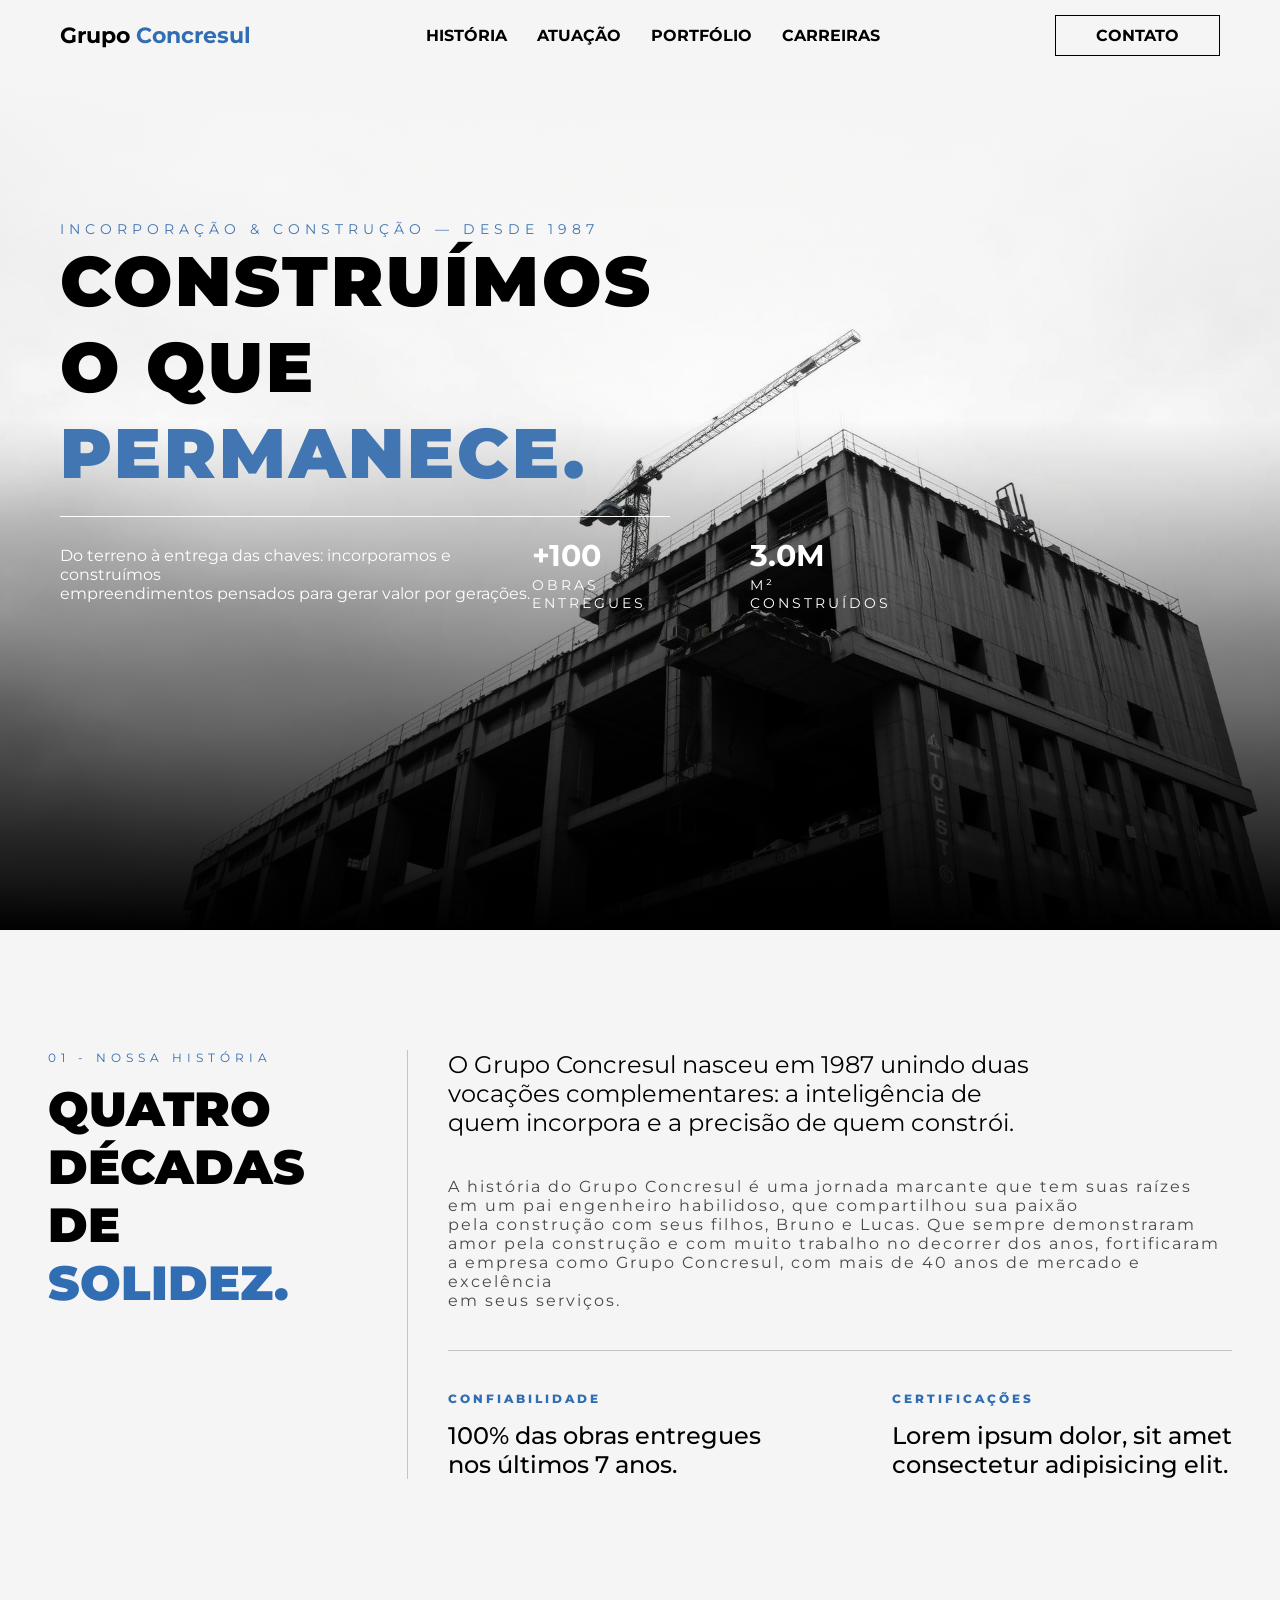
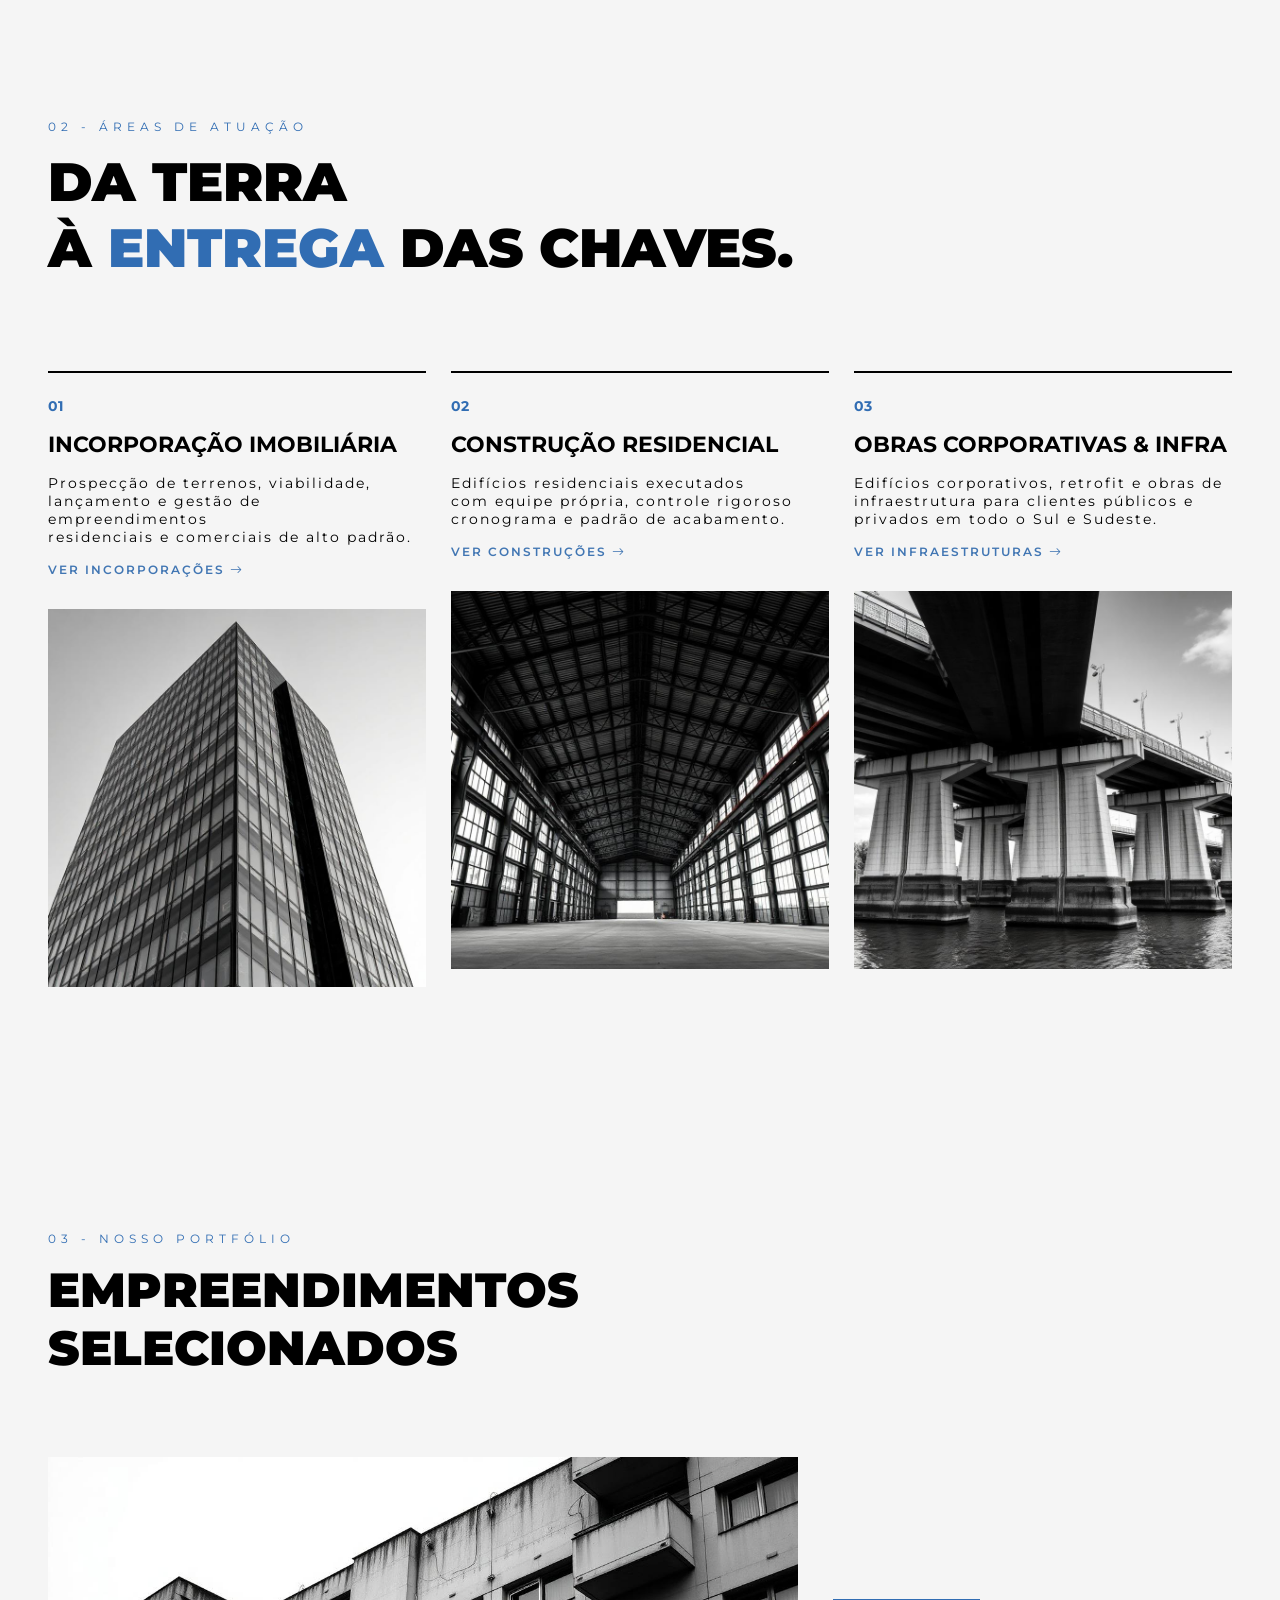
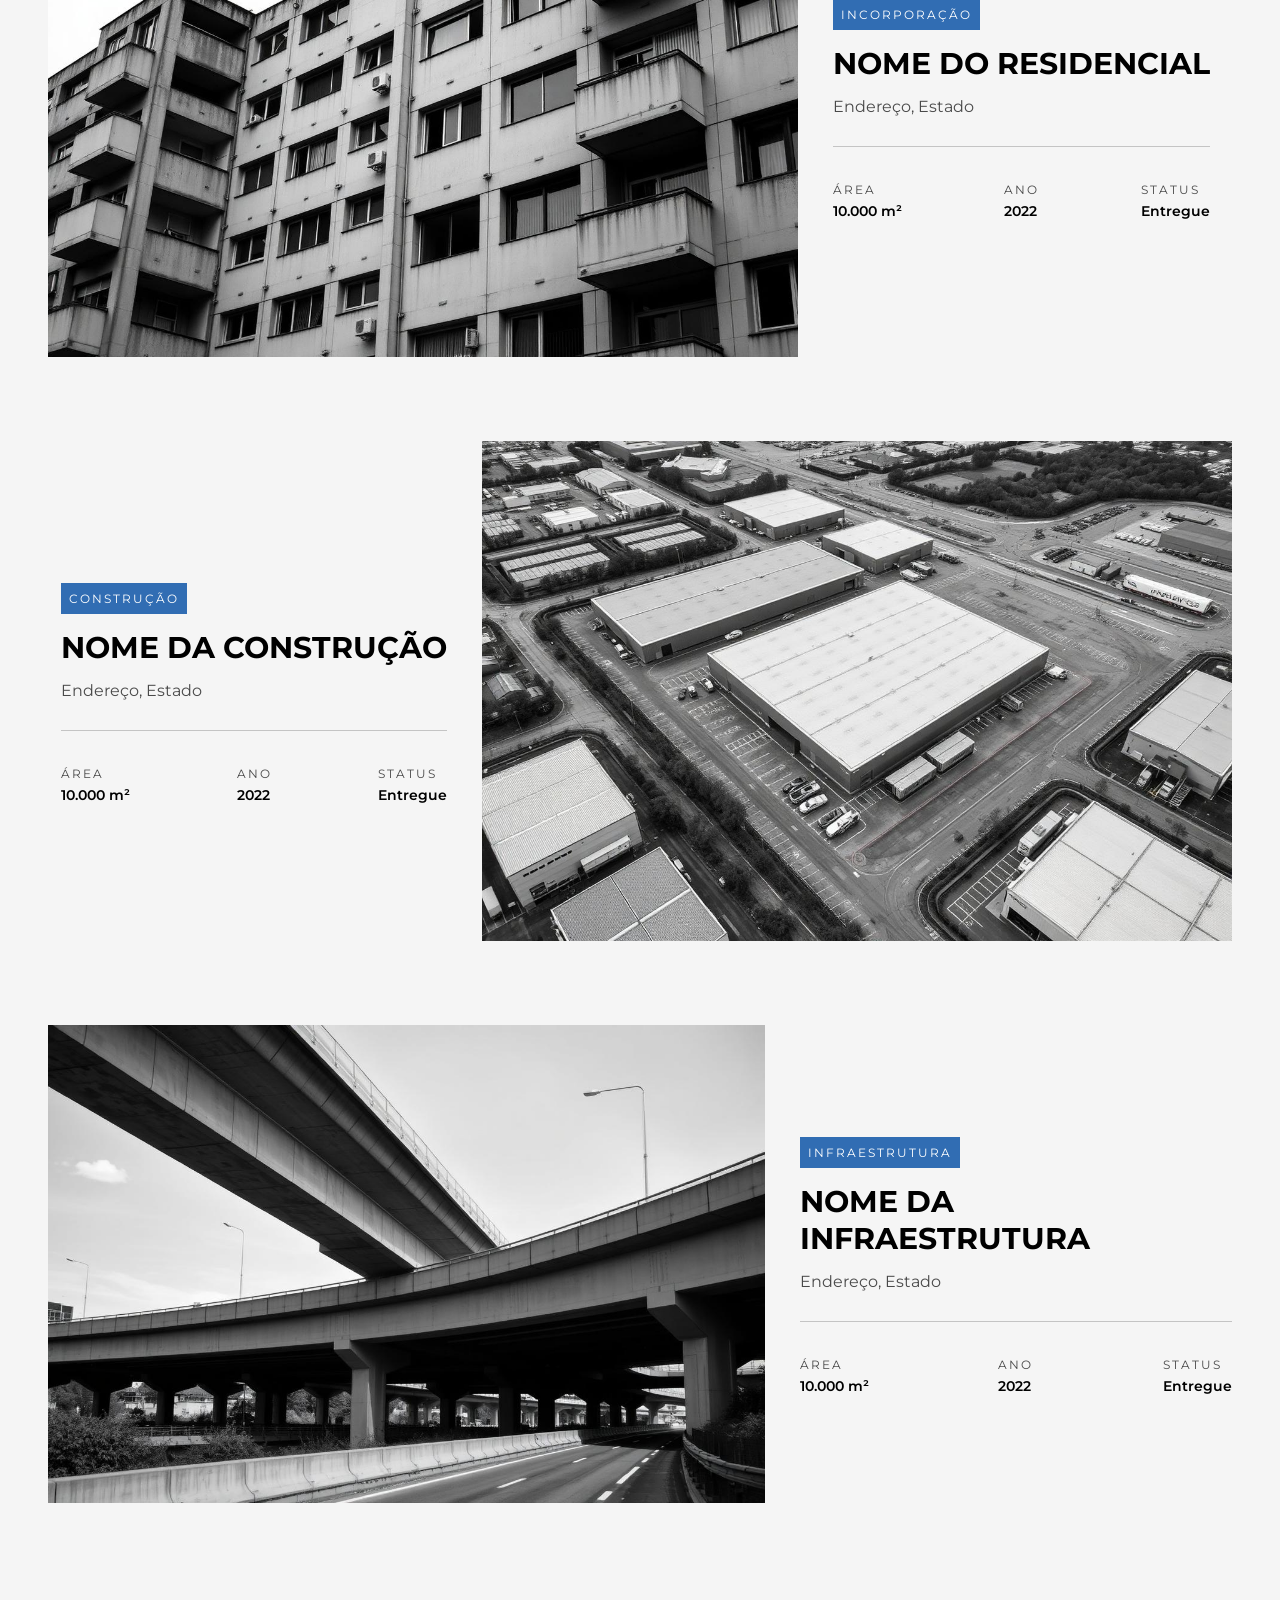
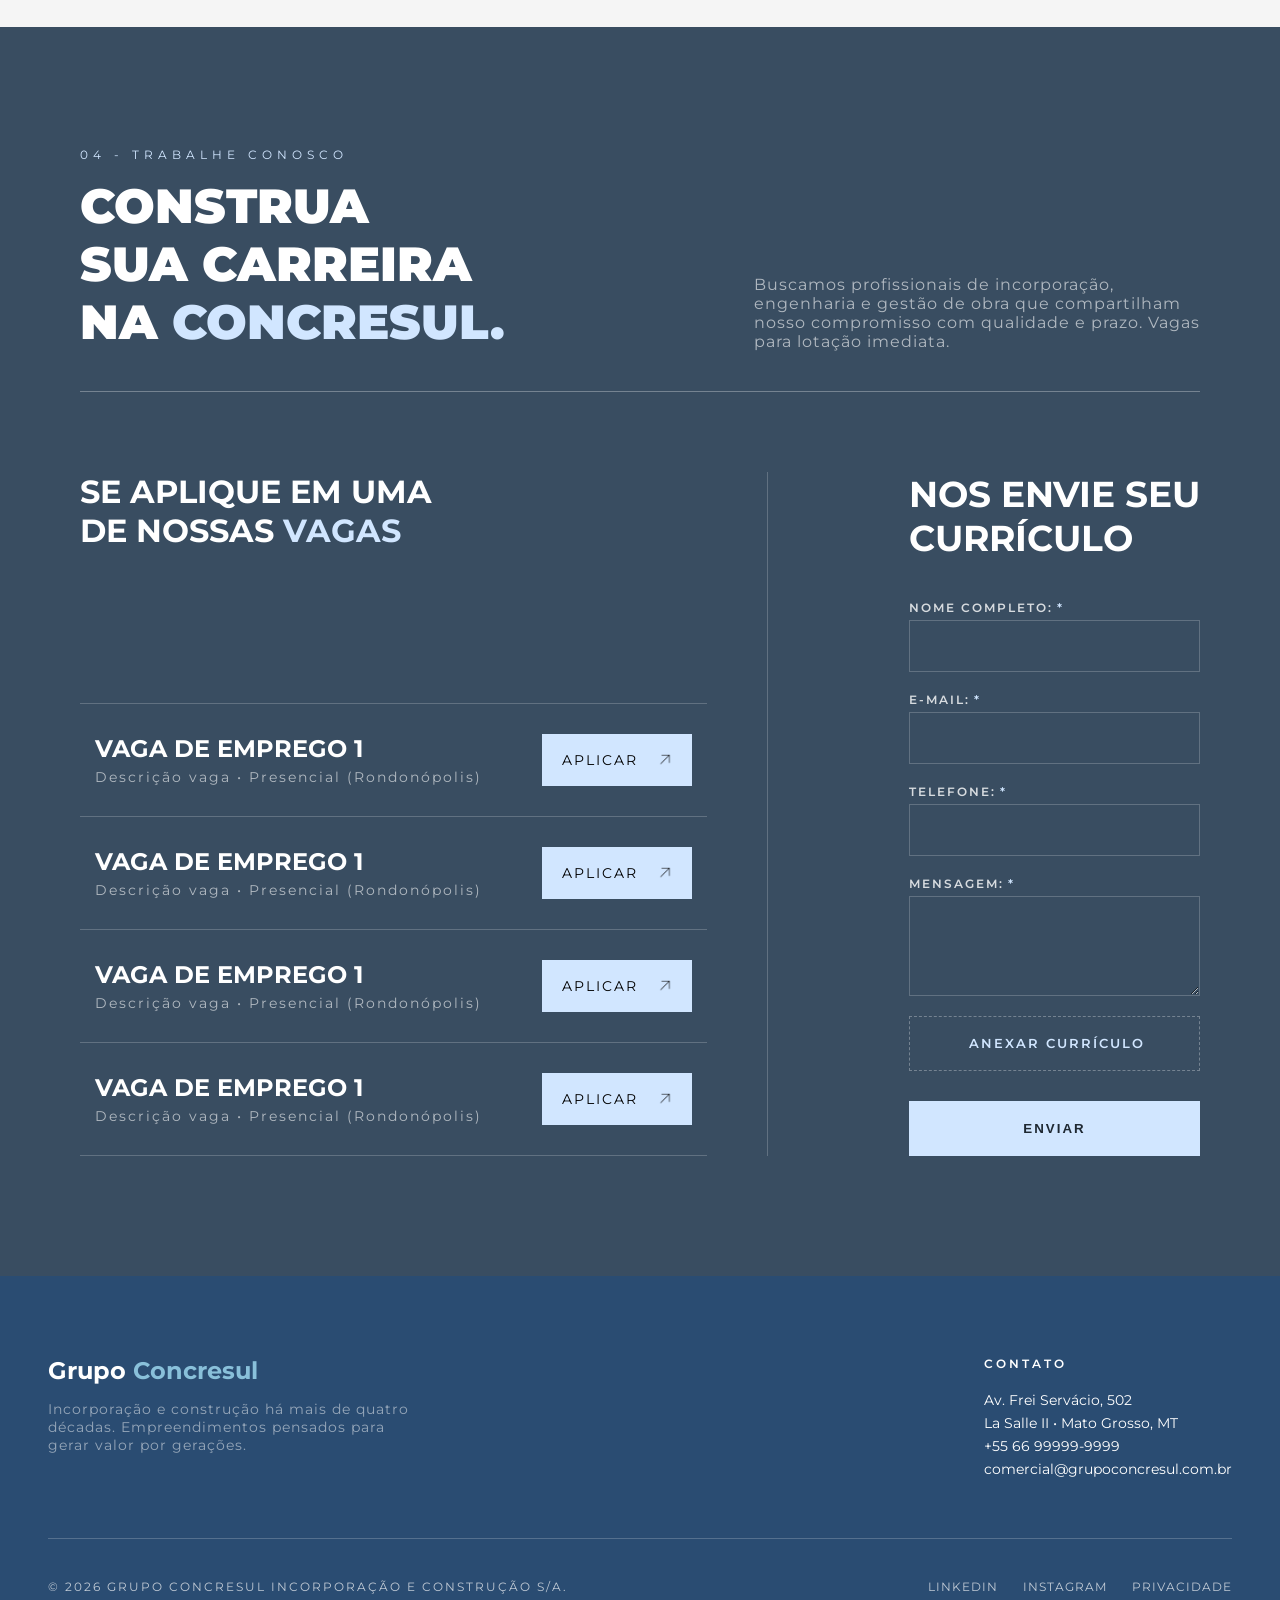
<file: index.html>
<!DOCTYPE html>
<html lang="pt-br">
<head>
    <meta charset="UTF-8">
    <meta name="viewport" content="width=device-width, initial-scale=1.0">
    <title>Grupo Concresul</title>
    <link rel="stylesheet" href="style.css">
    <link rel="stylesheet" href="https://cdn.jsdelivr.net/npm/bootstrap-icons@1.11.3/font/bootstrap-icons.css">
    <link rel="shortcut icon" href="images/LOGO GRUPOCONCRESUL.png" type="image/x-icon">
</head>
<body>
    <header class="header">
        <div class="logo">
            <h1>
                <a href="index.html">Grupo <span>Concresul</span></a>
            </h1>
        </div>

        <nav>
            <ul class="opcoes">
                <li><a href="#historia">HISTÓRIA</a></li>
                <li><a href="#areas-de-atuacao">ATUAÇÃO</a></li>
                <li><a href="#portfolio">PORTFÓLIO</a></li>
                <li><a href="#trabalhe-conosco">CARREIRAS</a></li>
            </ul>
        </nav>

        <div class="acoes">
            <a href="https://api.whatsapp.com/send?phone=5566996617941" class="btn-contato" target="_blank">CONTATO</a>
        </div>
    </header>

    <section class="inicio">
        <div class="textos">

            <div class="intro">
                <p>INCORPORAÇÃO & CONSTRUÇÃO — DESDE 1987</p>
            </div>

            <div class="headline">
                <h2>CONSTRUÍMOS<br>
                    O QUE<br>
                    <span>PERMANECE.</span>
                </h2>
            </div>

            <hr>

            <div class="descricao-estatisticas">
                
                <div class="descricao">
                    <p>
                        Do terreno à entrega das chaves: incorporamos e construímos<br>
                        empreendimentos pensados para gerar valor por gerações.
                    </p>
                </div>

                <div class="estatisticas">
                    
                    <div class="estatistica-item">
                        <p>+100</p>
                        <span>OBRAS ENTREGUES</span>
                    </div>

                    <div class="estatistica-item">
                        <p>3.0M</p>
                        <span>M² CONSTRUÍDOS</span>
                    </div>

                </div>

            </div>

        </div>
    </section>

    <section class="historia"  id="historia">
        <div class="historia-container">
            <div class="historia-header">
                <p class="historia-label">01 - NOSSA HISTÓRIA</p>
                <h2 class="historia-title">
                    QUATRO<br>
                    DÉCADAS<br>
                    DE <span>SOLIDEZ.</span>
                </h2>
            </div>

            <div class="historia-content">

                <div class="historia-texto">
                    <h3 class="historia-destaque">
                        O Grupo Concresul nasceu em 1987 unindo duas<br>
                        vocações complementares: a inteligência de<br>
                        quem incorpora e a precisão de quem constrói.
                    </h3>

                    <p class="historia-descricao">
                        A história do Grupo Concresul é uma jornada marcante que tem suas raízes <br> 
                        em um pai engenheiro habilidoso, que compartilhou sua paixão <br> 
                        pela construção com seus filhos, Bruno e Lucas. Que sempre demonstraram <br> 
                        amor pela construção e com muito trabalho no decorrer dos anos, fortificaram <br> 
                        a empresa como Grupo Concresul, com mais de 40 anos de mercado e excelência <br> 
                        em seus serviços.
                    </p>
                </div>

                <div class="historia-diferenciais">

                    <div class="diferencial">
                        <h4>CONFIABILIDADE</h4>
                        <p>100% das obras entregues<br> nos últimos 7 anos.</p>
                    </div>

                    <div class="diferencial">
                        <h4>CERTIFICAÇÕES</h4>
                        <p>Lorem ipsum dolor, sit amet<br> consectetur adipisicing elit.</p>
                    </div>

                </div>

            </div>
        </div>
    </section>

    <section class="areas" id="areas-de-atuacao">

        <div class="areas-content">

            <div class="areas-header">
                <p class="areas-label">02 - ÁREAS DE ATUAÇÃO</p>
                <h2 class="areas-title">
                    DA TERRA<br>
                    À <span>ENTREGA</span> DAS CHAVES.
                </h2>
            </div>

            <div class="areas-grid">

                <div class="area-card">
                    <a href="sub-pages/incorporacao.html">
                        <div class="card-header">
                            <p class="area-numero">01</p>
                            <h3 class="area-titulo">INCORPORAÇÃO IMOBILIÁRIA</h3>
                            <p class="area-descricao">
                                Prospecção de terrenos, viabilidade,<br>
                                lançamento e gestão de empreendimentos<br>
                                residenciais e comerciais de alto padrão.
                            </p>
                            <p class="area-botao">VER INCORPORAÇÕES <i class="bi bi-arrow-right"></i>
                            </p>
                        </div>
                        <div class="area-image">
                            <img src="images/area-corporativo.jpg" alt="">
                        </div>
                    </a>
                </div>

                <div class="area-card">
                    <a href="sub-pages/construcao.html">
                        <div class="card-header">
                            <p class="area-numero">02</p>
                            <h3 class="area-titulo">CONSTRUÇÃO RESIDENCIAL</h3>
                            <p class="area-descricao">
                                Edifícios residenciais executados<br> 
                                com equipe própria, controle rigoroso<br> cronograma e padrão de acabamento.
                            </p>
                            <p class="area-botao">VER CONSTRUÇÕES <i class="bi bi-arrow-right"></i>
                            </p>
                        </div>
                        <div class="area-image">
                            <img src="images/area-industrial.jpg" alt="">
                        </div>
                    </a>
                </div>

                <div class="area-card">
                    <a href="sub-pages/infra.html">
                        <div class="card-header">
                            <p class="area-numero">03</p>
                            <h3 class="area-titulo">OBRAS CORPORATIVAS & INFRA</h3>
                            <p class="area-descricao">
                                Edifícios corporativos, retrofit e obras de<br>
                                infraestrutura para clientes públicos e<br>
                                privados em todo o Sul e Sudeste.
                            </p>
                            <p class="area-botao">VER INFRAESTRUTURAS <i class="bi bi-arrow-right"></i>
                            </p>

                        </div>

                        <div class="area-image">
                            <img src="images/area-infra.jpg" alt="">
                        </div>
                    </a>
                </div>
                
            </div>

        </div>
    </section>

    <section class="portfolio" id="portfolio">

        <div class="portfolio-container">

            <header class="portfolio-header">
                <p class="section-label">03 - NOSSO PORTFÓLIO</p>
                <h2 class="section-title">
                    EMPREENDIMENTOS<br>
                    SELECIONADOS
                </h2>
            </header>

            <div class="portfolio-item">

                <div class="portfolio-media">
                    <img src="images/portfolio-1.jpg" alt="">
                </div>

                <div class="portfolio-info">

                    <div class="portfolio-info-header">
                        <span class="portfolio-category">INCORPORAÇÃO</span>
                        <h3 class="portfolio-name">NOME DO RESIDENCIAL</h3>
                        <p class="portfolio-location"> Endereço, Estado</p>
                    </div>

                    <div class="portfolio-meta">

                        <div class="portfolio-meta-item">
                            <p class="meta-label">ÁREA</p>
                            <p class="meta-value">10.000 m²</p>
                        </div>

                        <div class="portfolio-meta-item">
                            <p class="meta-label">ANO</p>
                            <p class="meta-value">2022</p>
                        </div>

                        <div class="portfolio-meta-item">
                            <p class="meta-label">STATUS</p>
                            <p class="meta-value">Entregue</p>
                        </div>
                    </div>
                </div>
            </div>

            <div class="portfolio-item-left">

                <div class="portfolio-media">
                    <img src="images/portfolio-2.jpg" alt="">
                </div>

                <div class="portfolio-info">

                    <div class="portfolio-info-header">
                        <span class="portfolio-category">CONSTRUÇÃO</span>
                        <h3 class="portfolio-name">NOME DA CONSTRUÇÃO</h3>
                        <p class="portfolio-location"> Endereço, Estado</p>
                    </div>

                    <div class="portfolio-meta">

                        <div class="portfolio-meta-item">
                            <p class="meta-label">ÁREA</p>
                            <p class="meta-value">10.000 m²</p>
                        </div>

                        <div class="portfolio-meta-item">
                            <p class="meta-label">ANO</p>
                            <p class="meta-value">2022</p>
                        </div>

                        <div class="portfolio-meta-item">
                            <p class="meta-label">STATUS</p>
                            <p class="meta-value">Entregue</p>
                        </div>
                    </div>
                </div>
            </div>

            <div class="portfolio-item">

                <div class="portfolio-media">
                    <img src="images/portfolio-3.jpg" alt="">
                </div>

                <div class="portfolio-info">

                    <div class="portfolio-info-header">
                        <span class="portfolio-category">INFRAESTRUTURA</span>
                        <h3 class="portfolio-name">NOME DA INFRAESTRUTURA</h3>
                        <p class="portfolio-location"> Endereço, Estado</p>
                    </div>

                    <div class="portfolio-meta">

                        <div class="portfolio-meta-item">
                            <p class="meta-label">ÁREA</p>
                            <p class="meta-value">10.000 m²</p>
                        </div>

                        <div class="portfolio-meta-item">
                            <p class="meta-label">ANO</p>
                            <p class="meta-value">2022</p>
                        </div>

                        <div class="portfolio-meta-item">
                            <p class="meta-label">STATUS</p>
                            <p class="meta-value">Entregue</p>
                        </div>
                    </div>
                </div>
            </div>

        </div>
    </section>
    
    <section class="carrers" id="trabalhe-conosco">

        <div class="carrers-container">

            <header class="carrers-header">

                <p class="section-label">04 - TRABALHE CONOSCO</p>

                <div class="carrers-hero">
                    <h2 class="section-title">
                        CONSTRUA<br>
                        SUA CARREIRA<br>
                        NA <span>CONCRESUL.</span>
                    </h2>

                    <p class="carrers-descricao">
                        Buscamos profissionais de incorporação,<br>
                        engenharia e gestão de obra que compartilham<br>
                        nosso compromisso com qualidade e prazo. Vagas<br>
                        para lotação imediata.
                    </p>
                </div>

            </header>

            <div class="carrers-content">

                <aside class="carrers-sidebar">
                    <h3 class="carrers-sidebar-title">SE APLIQUE EM UMA<br>DE NOSSAS <span>VAGAS</span></h3>

                    <div class="vagas-group">
                        <div class="vagas">
                            <div class="vagas-content">
                                <div class="vagas-titulo">
                                    <h4>VAGA DE EMPREGO 1</h4>
                                </div>
                                <div class="vagas-descricao">
                                    <p>Descrição vaga • Presencial (Rondonópolis)</p>
                                </div>
                            </div>
                            <button>APLICAR <img src="images/seta-para-cima-direita.png"></button>
                        </div>

                        <div class="vagas">
                            <div class="vagas-content">
                                <div class="vagas-titulo">
                                    <h4>VAGA DE EMPREGO 1</h4>
                                </div>
                                <div class="vagas-descricao">
                                    <p>Descrição vaga • Presencial (Rondonópolis)</p>
                                </div>
                            </div>
                            <button>APLICAR <img src="images/seta-para-cima-direita.png"></button>
                        </div>

                        <div class="vagas">
                            <div class="vagas-content">
                                <div class="vagas-titulo">
                                    <h4>VAGA DE EMPREGO 1</h4>
                                </div>
                                <div class="vagas-descricao">
                                    <p>Descrição vaga • Presencial (Rondonópolis)</p>
                                </div>
                            </div>
                            <button>APLICAR <img src="images/seta-para-cima-direita.png"></button>
                        </div>

                        <div class="vagas-bottom">
                            <div class="vagas-content">
                                <div class="vagas-titulo">
                                    <h4>VAGA DE EMPREGO 1</h4>
                                </div>
                                <div class="vagas-descricao">
                                    <p>Descrição vaga • Presencial (Rondonópolis)</p>
                                </div>
                            </div>
                            <button>APLICAR <img src="images/seta-para-cima-direita.png"></button>
                        </div>
                    </div>
                    
                </aside>

                <div class="carrers-form">

                    <div class="carrers-form-header">
                        <h3>
                            NOS ENVIE SEU<br>
                            CURRÍCULO
                        </h3>
                    </div>

                    <form class="form">

                        <div class="form-group">
                            <label>NOME COMPLETO:<span>*</span></label>
                            <input type="text" required>
                        </div>

                        <div class="form-group">
                            <label>E-MAIL:<span>*</span></label>
                            <input type="email" required>
                        </div>

                        <div class="form-group">
                            <label>TELEFONE:<span>*</span></label>
                            <input type="text"  id="telefone" required>
                        </div>

                        <div class="form-group">
                            <label>MENSAGEM:<span>*</span></label>
                            <textarea></textarea>
                        </div>

                        <div class="form-group">
                            <label class="file-upload">
                                <input type="file" required>
                                <span>ANEXAR CURRÍCULO</span>
                            </label>
                        </div>

                        <button type="submit">ENVIAR</button>
                    </form>

                </div>
            </div>
        </div>
    </section>

    <footer class="rodape">
        <div class="rodape-content">
            <div class="rodape-infos">
                <div class="rodape-header">
                    <h1>Grupo <span>Concresul</span></h1>
                    <p>Incorporação e construção há mais de quatro<br>
                       décadas. Empreendimentos pensados para<br>
                       gerar valor por gerações.</p>
                </div>

                <div class="rodape-contato">
                    <h2>CONTATO</h2>
                    <p>Av. Frei Servácio, 502</p>
                    <p>La Salle II • Mato Grosso, MT</p>
                    <p>+55 66 99999-9999</p>
                    <p>comercial@grupoconcresul.com.br</p>
                </div>
            </div>

            <div class="rodape-final">
                <div>
                    <h2>© 2026 GRUPO CONCRESUL INCORPORAÇÃO E CONSTRUÇÃO S/A.</h2>
                </div>
                
                <div class="rodape-links">
                    <a href="https://www.linkedin.com/company/grupoconcresul/" target="_blank"><p>LINKEDIN</p></a>
                    <a href="https://www.instagram.com/grupoconcresul" target="_blank"><p>INSTAGRAM</p></a>
                    <p>PRIVACIDADE</p>
                </div>
            </div>

        </div>
    </footer>

    <script src="script.js"></script>
</body>
</html>
</file>
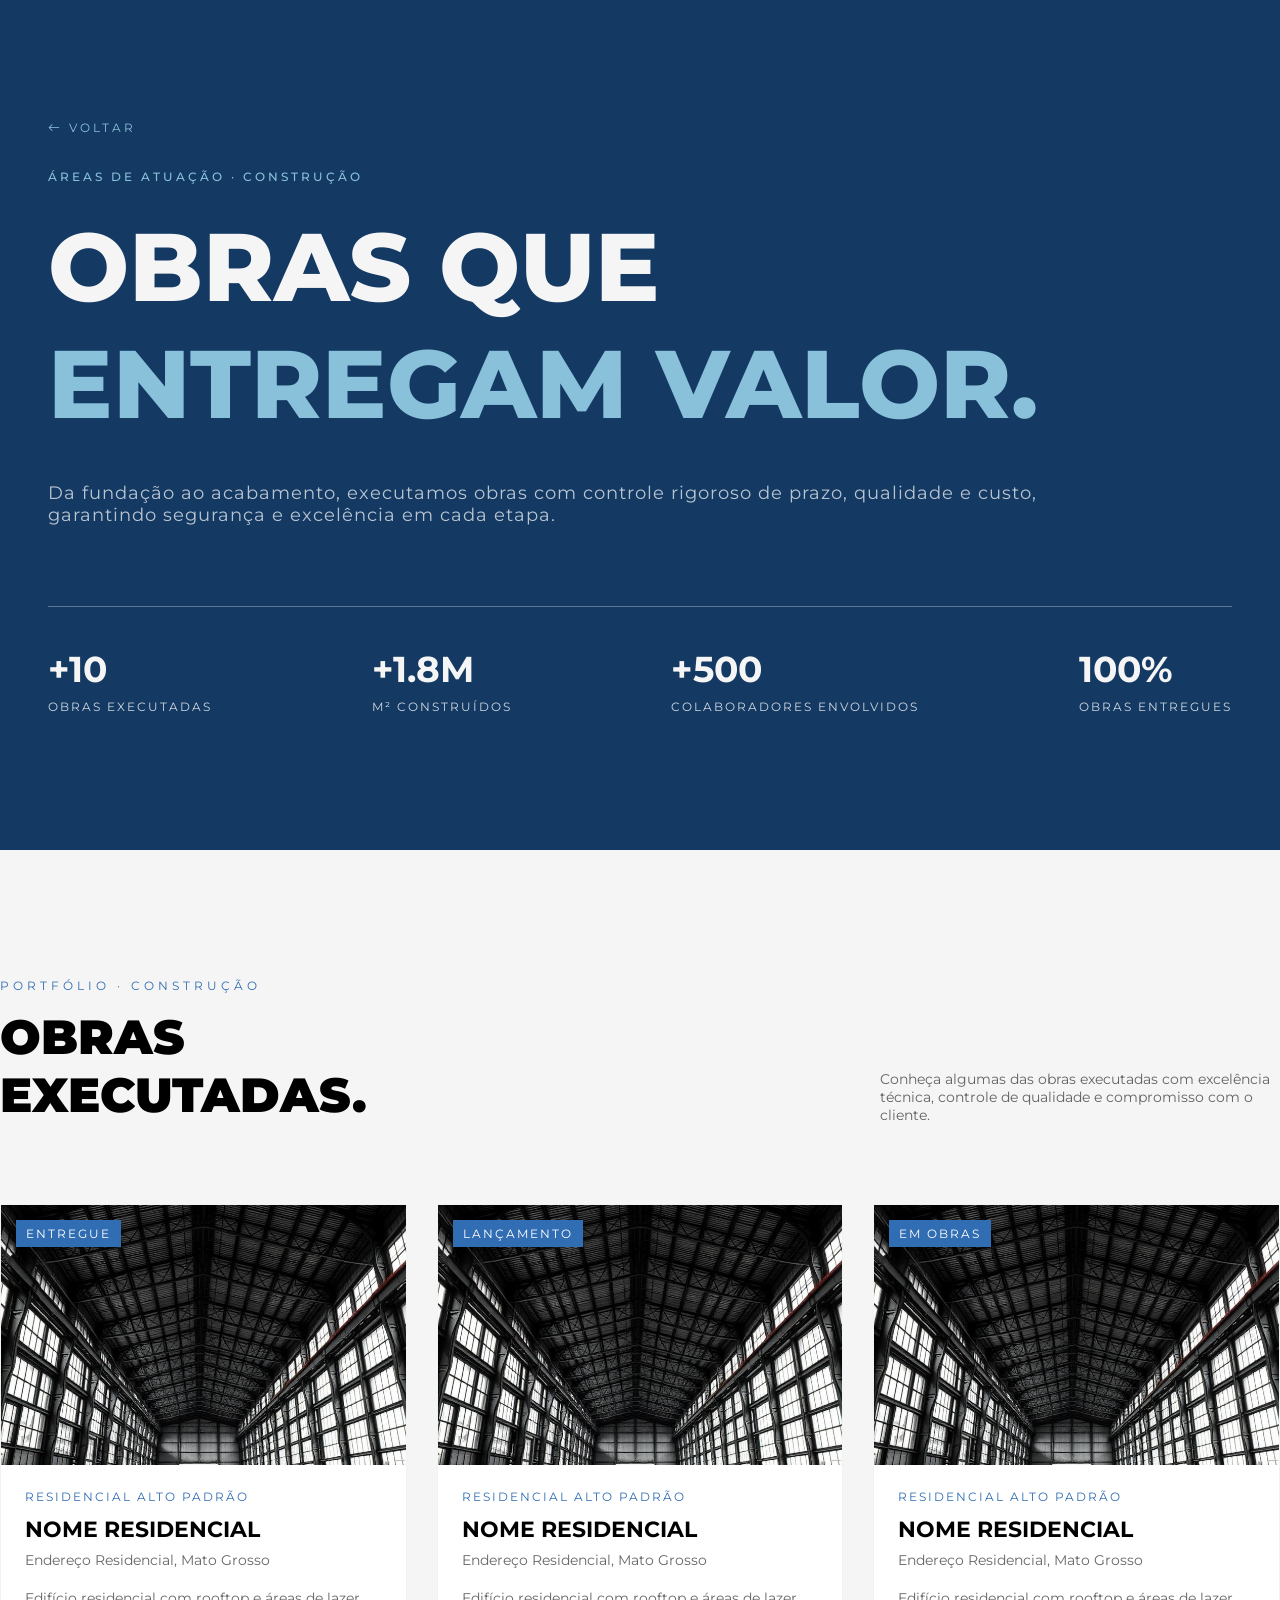
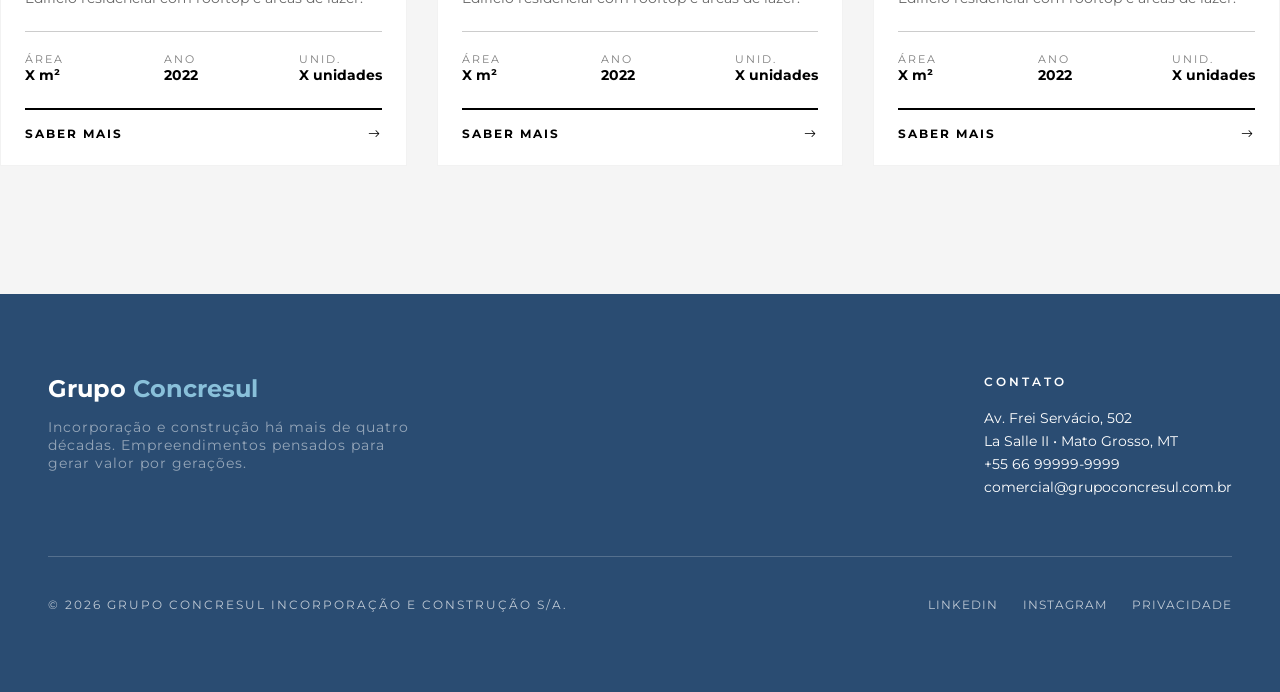
<file: sub-pages/construcao.html>
<!DOCTYPE html>
<html lang="pt-br">
<head>
    <meta charset="UTF-8">
    <meta name="viewport" content="width=device-width, initial-scale=1.0">
    <title>Construções</title>
    <link rel="stylesheet" href="css/construcao.css">
    <link rel="stylesheet" href="https://cdn.jsdelivr.net/npm/bootstrap-icons@1.11.3/font/bootstrap-icons.css">
</head>
<body>
    <section class="inicio">
        <div class="inicio-content">
            <div class="inicio-voltar">
                <a href="../index.html"><p><span class="bi bi-arrow-left"></span> VOLTAR</p></a>
            </div>

            <div class="inicio-subtitulo">
                <p>ÁREAS DE ATUAÇÃO · CONSTRUÇÃO</p>
            </div>

            <div class="inicio-titulo">
                <h1>OBRAS QUE<br>
                <span>ENTREGAM VALOR.</span></h1>
            </div>

            <div class="inicio-descricao">
                <p>
                Da fundação ao acabamento, executamos obras com controle rigoroso de prazo,
                qualidade e custo,<br>garantindo segurança e excelência em cada etapa.
                </p>
            </div>
            <hr>

            <div class="inicio-itens">

                <div class="item">
                    <h2>+10</h2>
                    <p>OBRAS EXECUTADAS</p>
                </div>

                <div class="item">
                    <h2>+1.8M</h2>
                    <p>M² CONSTRUÍDOS</p>
                </div>

                <div class="item">
                    <h2>+500</h2>
                    <p>COLABORADORES ENVOLVIDOS</p>
                </div>

                <div class="item">
                    <h2>100%</h2>
                    <p>OBRAS ENTREGUES</p>
                </div>

            </div>
        </div>

    </section>

    <section class="projects">

        <div class="container">

            <div class="section-header">
                <p class="section-label">PORTFÓLIO · CONSTRUÇÃO</p>

                <div class="section-heading">
                    <h1 class="section-title">
                        OBRAS<br>EXECUTADAS.
                    </h1>

                    <p class="section-description">
                        Conheça algumas das obras executadas com excelência técnica,
                        controle de qualidade e compromisso com o cliente.
                    </p>
                </div>
            </div>

            <!-- GRID -->
            <div class="projects-grid">

                <!-- CARD -->
                <article class="project-card">

                    <div class="project-card__image">
                        <img src="../images/area-industrial.jpg" alt="">
                        <span class="project-card__status">ENTREGUE</span>
                    </div>

                    <div class="project-card__content">

                        <div class="project-card__header">
                            <p class="project-card__category">RESIDENCIAL ALTO PADRÃO</p>
                            <h2 class="project-card__title">NOME RESIDENCIAL</h2>
                            <p class="project-card__location">Endereço Residencial, Mato Grosso</p>
                            <p class="project-card__description">
                                Edifício residencial com rooftop e áreas de lazer.
                            </p>
                        </div>

                        <hr>

                        <div class="project-card__meta">

                            <div class="item">
                                <span class="meta-label">ÁREA</span>
                                <strong class="meta-value">X m²</strong>
                            </div>

                            <div class="item">
                                <span class="meta-label">ANO</span>
                                <strong class="meta-value">2022</strong>
                            </div>

                            <div class="item">
                                <span class="meta-label">UNID.</span>
                                <strong class="meta-value">X unidades</strong>
                            </div>

                        </div>

                        <a href="#" class="project-card__button">
                            SABER MAIS <i class="bi bi-arrow-right"></i>
                        </a>

                    </div>
                </article>

                <article class="project-card">

                    <div class="project-card__image">
                        <img src="../images/area-industrial.jpg" alt="">
                        <span class="project-card__status">LANÇAMENTO</span>
                    </div>

                    <div class="project-card__content">

                        <div class="project-card__header">
                            <p class="project-card__category">RESIDENCIAL ALTO PADRÃO</p>
                            <h2 class="project-card__title">NOME RESIDENCIAL</h2>
                            <p class="project-card__location">Endereço Residencial, Mato Grosso</p>
                            <p class="project-card__description">
                                Edifício residencial com rooftop e áreas de lazer.
                            </p>
                        </div>

                        <hr>

                        <div class="project-card__meta">

                            <div class="item">
                                <span class="meta-label">ÁREA</span>
                                <strong class="meta-value">X m²</strong>
                            </div>

                            <div class="item">
                                <span class="meta-label">ANO</span>
                                <strong class="meta-value">2022</strong>
                            </div>

                            <div class="item">
                                <span class="meta-label">UNID.</span>
                                <strong class="meta-value">X unidades</strong>
                            </div>

                        </div>

                        <a href="#" class="project-card__button">
                            SABER MAIS <i class="bi bi-arrow-right"></i>
                        </a>

                    </div>
                </article>

                <article class="project-card">

                    <div class="project-card__image">
                        <img src="../images/area-industrial.jpg" alt="">
                        <span class="project-card__status">EM OBRAS</span>
                    </div>

                    <div class="project-card__content">

                        <div class="project-card__header">
                            <p class="project-card__category">RESIDENCIAL ALTO PADRÃO</p>
                            <h2 class="project-card__title">NOME RESIDENCIAL</h2>
                            <p class="project-card__location">Endereço Residencial, Mato Grosso</p>
                            <p class="project-card__description">
                                Edifício residencial com rooftop e áreas de lazer.
                            </p>
                        </div>

                        <hr>

                        <div class="project-card__meta">

                            <div class="item">
                                <span class="meta-label">ÁREA</span>
                                <strong class="meta-value">X m²</strong>
                            </div>

                            <div class="item">
                                <span class="meta-label">ANO</span>
                                <strong class="meta-value">2022</strong>
                            </div>

                            <div class="item">
                                <span class="meta-label">UNID.</span>
                                <strong class="meta-value">X unidades</strong>
                            </div>

                        </div>

                        <a href="#" class="project-card__button">
                            SABER MAIS <i class="bi bi-arrow-right"></i>
                        </a>

                    </div>
                </article>

            </div>
        </div>
    </section>

    <footer class="rodape">
        <div class="rodape-content">
            <div class="rodape-infos">
                <div class="rodape-header">
                    <h1>Grupo <span>Concresul</span></h1>
                    <p>Incorporação e construção há mais de quatro<br>
                       décadas. Empreendimentos pensados para<br>
                       gerar valor por gerações.</p>
                </div>

                <div class="rodape-contato">
                    <h2>CONTATO</h2>
                    <p>Av. Frei Servácio, 502</p>
                    <p>La Salle II • Mato Grosso, MT</p>
                    <p>+55 66 99999-9999</p>
                    <p>comercial@grupoconcresul.com.br</p>
                </div>
            </div>

            <div class="rodape-final">
                <div>
                    <h2>© 2026 GRUPO CONCRESUL INCORPORAÇÃO E CONSTRUÇÃO S/A.</h2>
                </div>
                
                <div class="rodape-links">
                    <a href="https://www.linkedin.com/company/grupoconcresul/" target="_blank"><p>LINKEDIN</p></a>
                    <a href="https://www.instagram.com/grupoconcresul" target="_blank"><p>INSTAGRAM</p></a>
                    <p>PRIVACIDADE</p>
                </div>
            </div>

        </div>
    </footer>
</body>
</html>
</file>
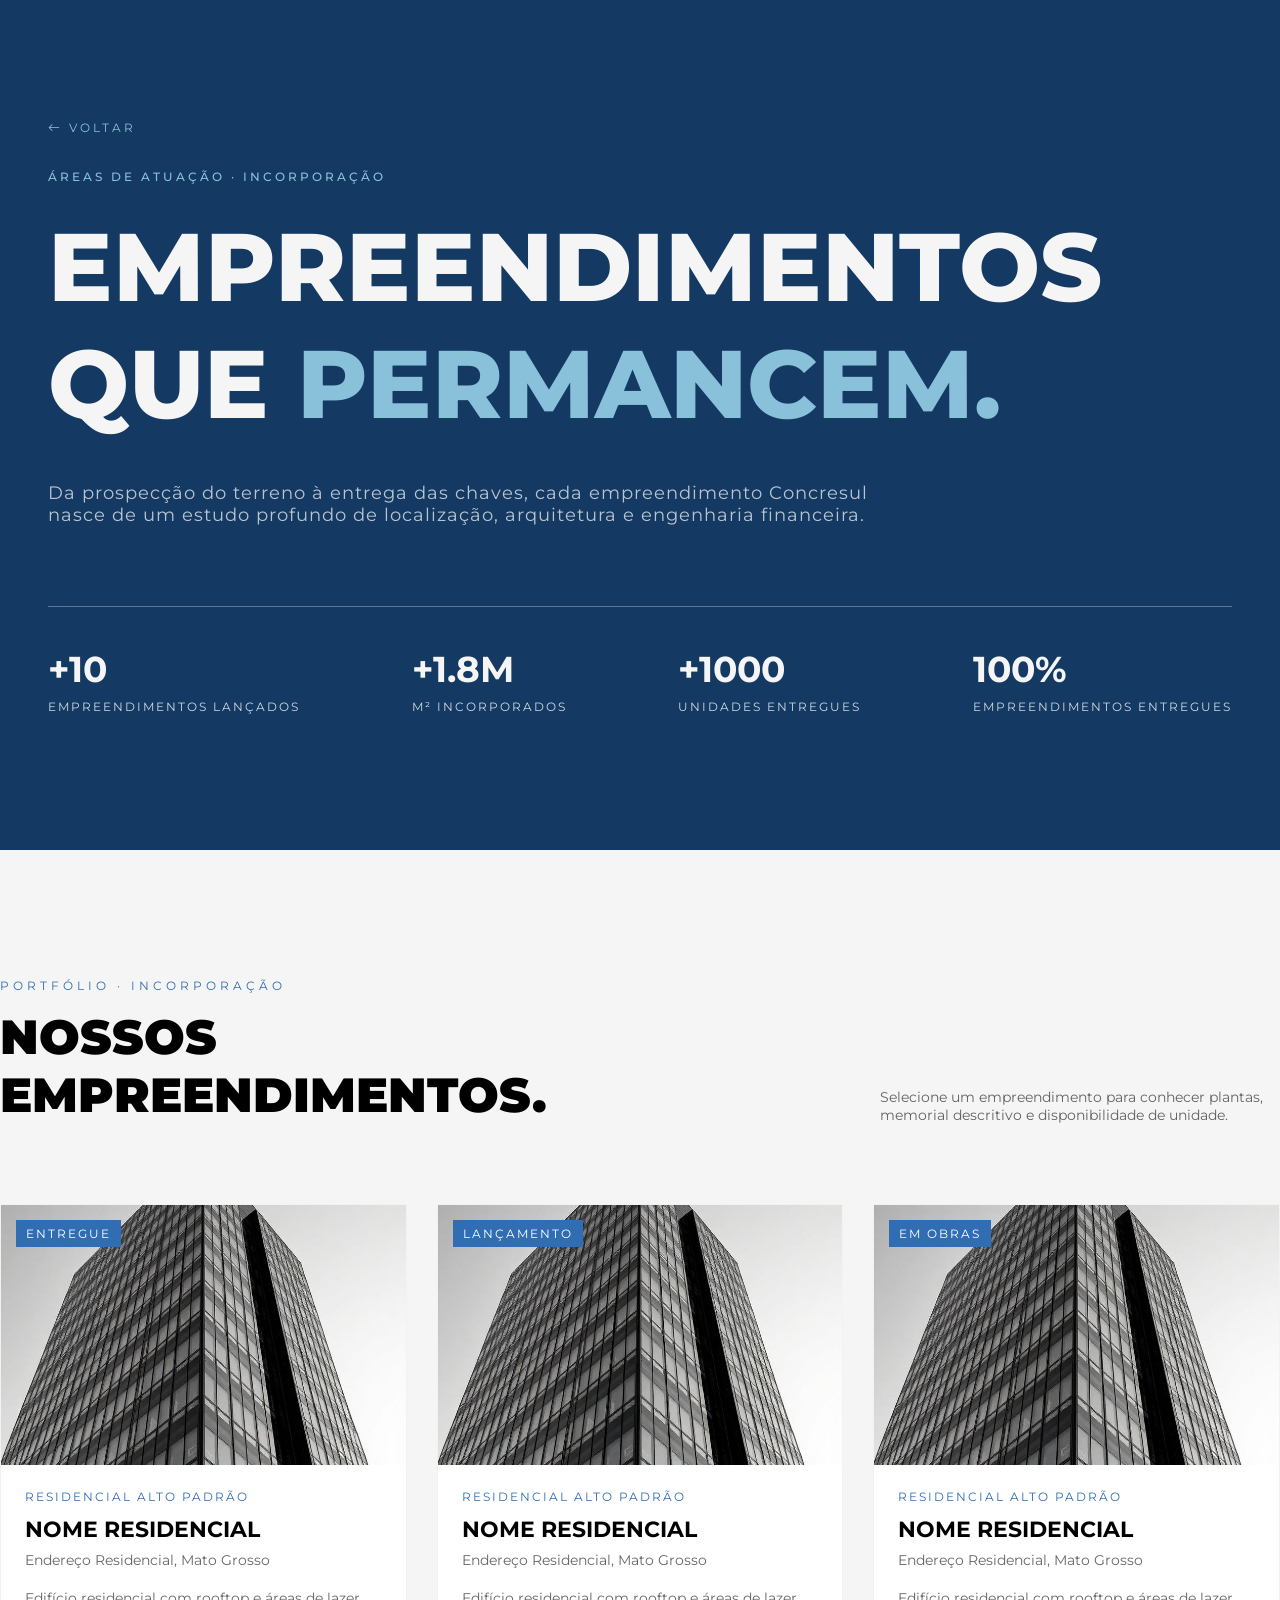
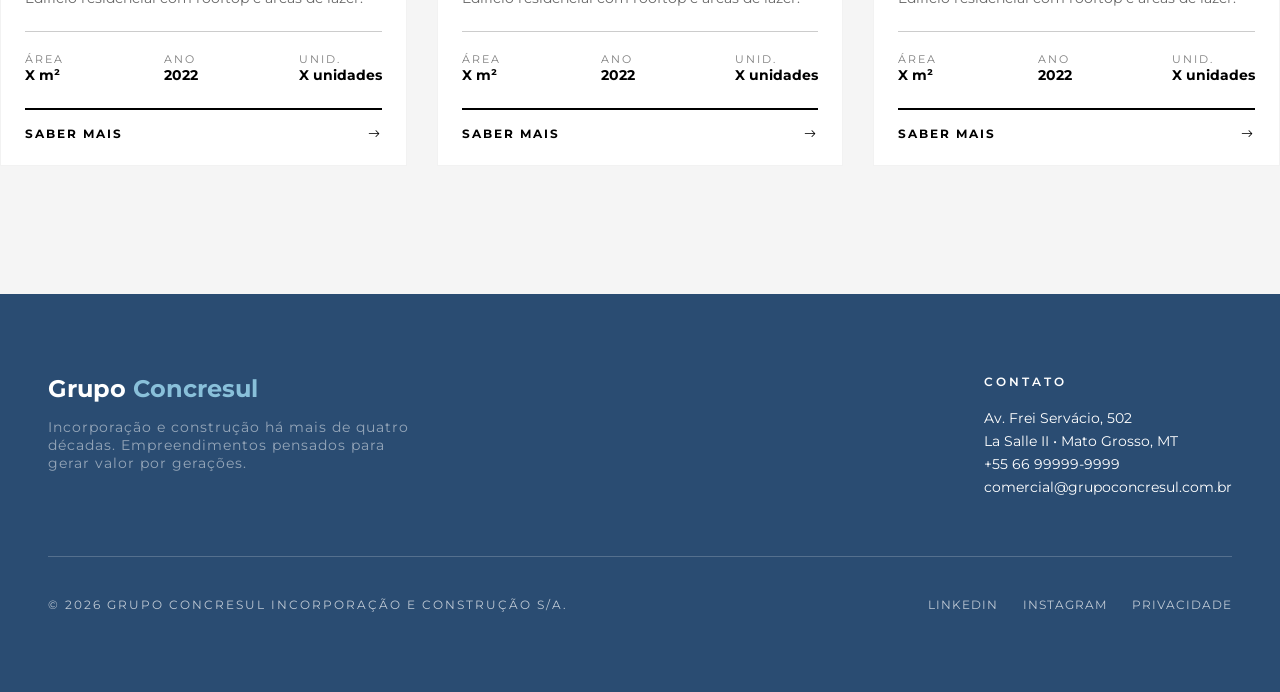
<file: sub-pages/incorporacao.html>
<!DOCTYPE html>
<html lang="pt-br">
<head>
    <meta charset="UTF-8">
    <meta name="viewport" content="width=device-width, initial-scale=1.0">
    <title>Incorporações</title>
    <link rel="stylesheet" href="css/incorporacao.css">
    <link rel="stylesheet" href="https://cdn.jsdelivr.net/npm/bootstrap-icons@1.11.3/font/bootstrap-icons.css">
</head>
<body>
    <section class="inicio">
        <div class="inicio-content">
            <div class="inicio-voltar">
                <a href="../index.html"><p><span class="bi bi-arrow-left"></span> VOLTAR</p></a>
            </div>

            <div class="inicio-subtitulo">
                <p>ÁREAS DE ATUAÇÃO · INCORPORAÇÃO</p>
            </div>

            <div class="inicio-titulo">
                <h1>EMPREENDIMENTOS<br>
                    QUE <span>PERMANCEM.</span></h1>
            </div>

            <div class="inicio-descricao">
                <p>Da prospecção do terreno à entrega das chaves, cada empreendimento Concresul<br>
                nasce de um estudo profundo de localização, arquitetura e engenharia financeira.</p>
            </div>
            <hr>

            <div class="inicio-itens">

                <div class="item">
                    <h2>+10</h2>
                    <p>EMPREENDIMENTOS LANÇADOS</p>
                </div>

                <div class="item">
                    <h2>+1.8M</h2>
                    <p>M² INCORPORADOS</p>
                </div>

                <div class="item">
                    <h2>+1000</h2>
                    <p>UNIDADES ENTREGUES</p>
                </div>

                <div class="item">
                    <h2>100%</h2>
                    <p>EMPREENDIMENTOS ENTREGUES</p>
                </div>

            </div>
        </div>

    </section>

    <section class="projects">

        <div class="container">

            <div class="section-header">
                <p class="section-label">PORTFÓLIO · INCORPORAÇÃO</p>

                <div class="section-heading">
                    <h1 class="section-title">
                        NOSSOS<br>EMPREENDIMENTOS.
                    </h1>

                    <p class="section-description">
                        Selecione um empreendimento para conhecer plantas,
                        memorial descritivo e disponibilidade de unidade.
                    </p>
                </div>
            </div>

            <!-- GRID -->
            <div class="projects-grid">

                <!-- CARD -->
                <article class="project-card">

                    <div class="project-card__image">
                        <img src="../images/area-corporativo.jpg" alt="">
                        <span class="project-card__status">ENTREGUE</span>
                    </div>

                    <div class="project-card__content">

                        <div class="project-card__header">
                            <p class="project-card__category">RESIDENCIAL ALTO PADRÃO</p>
                            <h2 class="project-card__title">NOME RESIDENCIAL</h2>
                            <p class="project-card__location">Endereço Residencial, Mato Grosso</p>
                            <p class="project-card__description">
                                Edifício residencial com rooftop e áreas de lazer.
                            </p>
                        </div>

                        <hr>

                        <div class="project-card__meta">

                            <div class="item">
                                <span class="meta-label">ÁREA</span>
                                <strong class="meta-value">X m²</strong>
                            </div>

                            <div class="item">
                                <span class="meta-label">ANO</span>
                                <strong class="meta-value">2022</strong>
                            </div>

                            <div class="item">
                                <span class="meta-label">UNID.</span>
                                <strong class="meta-value">X unidades</strong>
                            </div>

                        </div>

                        <a href="#" class="project-card__button">
                            SABER MAIS <i class="bi bi-arrow-right"></i>
                        </a>

                    </div>
                </article>

                <article class="project-card">

                    <div class="project-card__image">
                        <img src="../images/area-corporativo.jpg" alt="">
                        <span class="project-card__status">LANÇAMENTO</span>
                    </div>

                    <div class="project-card__content">

                        <div class="project-card__header">
                            <p class="project-card__category">RESIDENCIAL ALTO PADRÃO</p>
                            <h2 class="project-card__title">NOME RESIDENCIAL</h2>
                            <p class="project-card__location">Endereço Residencial, Mato Grosso</p>
                            <p class="project-card__description">
                                Edifício residencial com rooftop e áreas de lazer.
                            </p>
                        </div>

                        <hr>

                        <div class="project-card__meta">

                            <div class="item">
                                <span class="meta-label">ÁREA</span>
                                <strong class="meta-value">X m²</strong>
                            </div>

                            <div class="item">
                                <span class="meta-label">ANO</span>
                                <strong class="meta-value">2022</strong>
                            </div>

                            <div class="item">
                                <span class="meta-label">UNID.</span>
                                <strong class="meta-value">X unidades</strong>
                            </div>

                        </div>

                        <a href="#" class="project-card__button">
                            SABER MAIS <i class="bi bi-arrow-right"></i>
                        </a>

                    </div>
                </article>

                <article class="project-card">

                    <div class="project-card__image">
                        <img src="../images/area-corporativo.jpg" alt="">
                        <span class="project-card__status">EM OBRAS</span>
                    </div>

                    <div class="project-card__content">

                        <div class="project-card__header">
                            <p class="project-card__category">RESIDENCIAL ALTO PADRÃO</p>
                            <h2 class="project-card__title">NOME RESIDENCIAL</h2>
                            <p class="project-card__location">Endereço Residencial, Mato Grosso</p>
                            <p class="project-card__description">
                                Edifício residencial com rooftop e áreas de lazer.
                            </p>
                        </div>

                        <hr>

                        <div class="project-card__meta">

                            <div class="item">
                                <span class="meta-label">ÁREA</span>
                                <strong class="meta-value">X m²</strong>
                            </div>

                            <div class="item">
                                <span class="meta-label">ANO</span>
                                <strong class="meta-value">2022</strong>
                            </div>

                            <div class="item">
                                <span class="meta-label">UNID.</span>
                                <strong class="meta-value">X unidades</strong>
                            </div>

                        </div>

                        <a href="#" class="project-card__button">
                            SABER MAIS <i class="bi bi-arrow-right"></i>
                        </a>

                    </div>
                </article>

            </div>
        </div>
    </section>

    <footer class="rodape">
        <div class="rodape-content">
            <div class="rodape-infos">
                <div class="rodape-header">
                    <h1>Grupo <span>Concresul</span></h1>
                    <p>Incorporação e construção há mais de quatro<br>
                       décadas. Empreendimentos pensados para<br>
                       gerar valor por gerações.</p>
                </div>

                <div class="rodape-contato">
                    <h2>CONTATO</h2>
                    <p>Av. Frei Servácio, 502</p>
                    <p>La Salle II • Mato Grosso, MT</p>
                    <p>+55 66 99999-9999</p>
                    <p>comercial@grupoconcresul.com.br</p>
                </div>
            </div>

            <div class="rodape-final">
                <div>
                    <h2>© 2026 GRUPO CONCRESUL INCORPORAÇÃO E CONSTRUÇÃO S/A.</h2>
                </div>
                
                <div class="rodape-links">
                    <a href="https://www.linkedin.com/company/grupoconcresul/" target="_blank"><p>LINKEDIN</p></a>
                    <a href="https://www.instagram.com/grupoconcresul" target="_blank"><p>INSTAGRAM</p></a>
                    <p>PRIVACIDADE</p>
                </div>
            </div>

        </div>
    </footer>
</body>
</html>
</file>
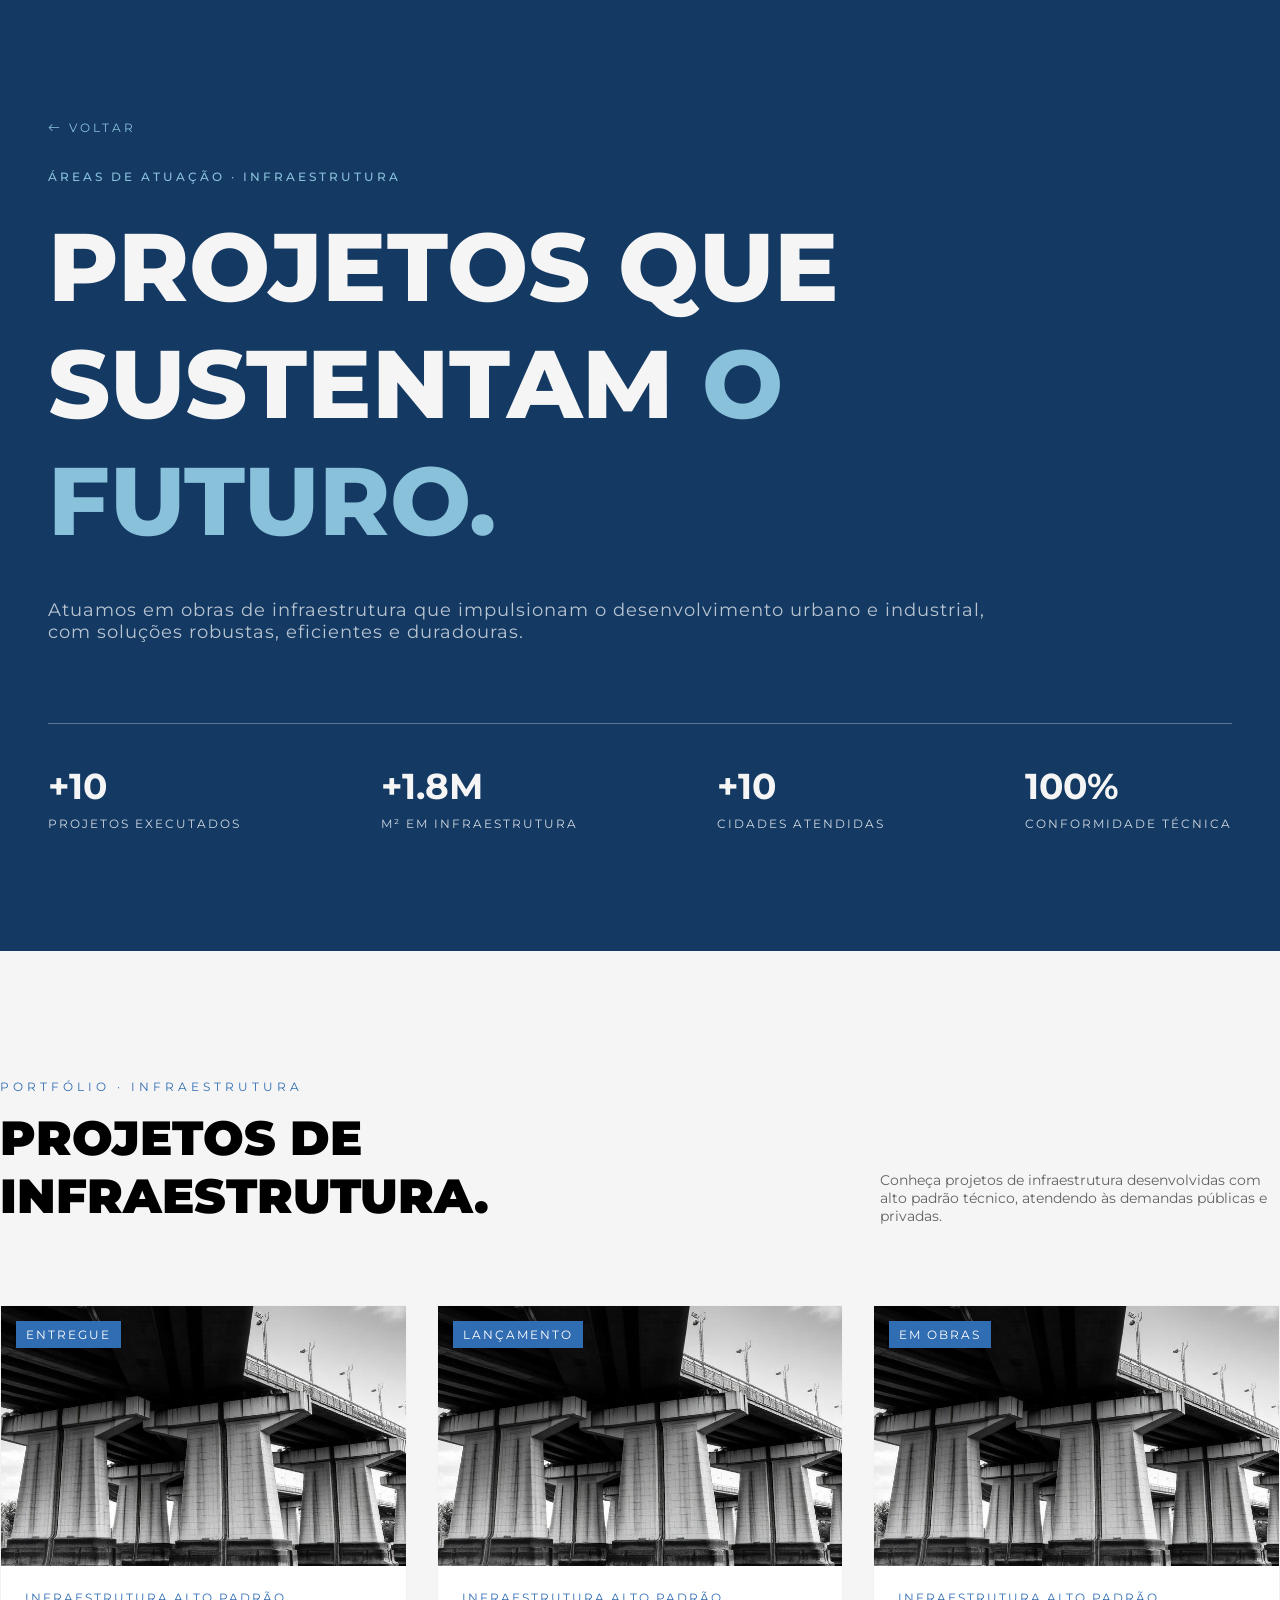
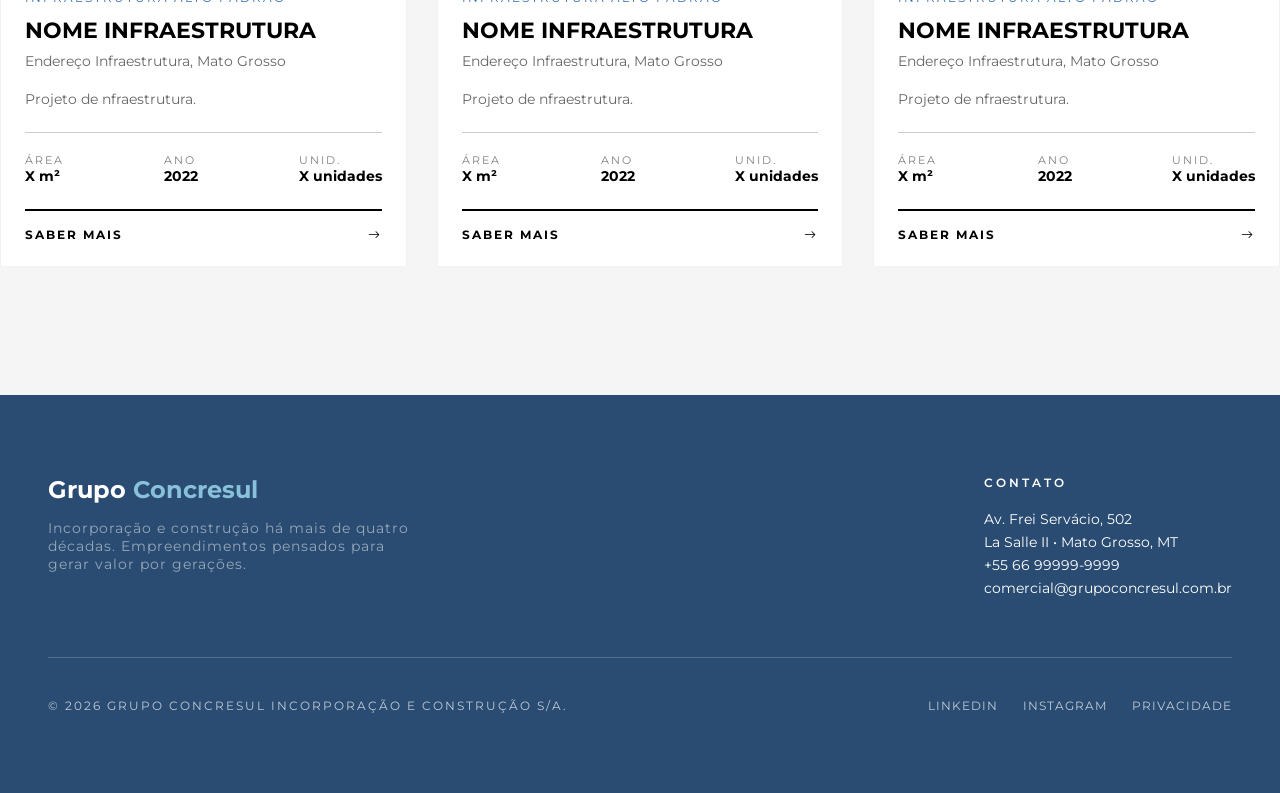
<file: sub-pages/infra.html>
<!DOCTYPE html>
<html lang="pt-br">
<head>
    <meta charset="UTF-8">
    <meta name="viewport" content="width=device-width, initial-scale=1.0">
    <title>Infraestruturas</title>
    <link rel="stylesheet" href="css/infra.css">
    <link rel="stylesheet" href="https://cdn.jsdelivr.net/npm/bootstrap-icons@1.11.3/font/bootstrap-icons.css">
</head>
<body>
    <section class="inicio">
        <div class="inicio-content">
            <div class="inicio-voltar">
                <a href="../index.html"><p><span class="bi bi-arrow-left"></span> VOLTAR</p></a>
            </div>

            <div class="inicio-subtitulo">
                <p>ÁREAS DE ATUAÇÃO · INFRAESTRUTURA</p>
            </div>

            <div class="inicio-titulo">
                <h1>PROJETOS QUE<br>
                    SUSTENTAM <span> O FUTURO.</span></h1>
            </div>

            <div class="inicio-descricao">
                <p>
                Atuamos em obras de infraestrutura que impulsionam o desenvolvimento urbano
                e industrial,<br> com soluções robustas, eficientes e duradouras.
                </p>
            </div>
            <hr>

            <div class="inicio-itens">

                <div class="item">
                    <h2>+10</h2>
                    <p>PROJETOS EXECUTADOS</p>
                </div>

                <div class="item">
                    <h2>+1.8M</h2>
                    <p>M² EM INFRAESTRUTURA</p>
                </div>

                <div class="item">
                    <h2>+10</h2>
                    <p>CIDADES ATENDIDAS</p>
                </div>

                <div class="item">
                    <h2>100%</h2>
                    <p>CONFORMIDADE TÉCNICA</p>
                </div>

            </div>
        </div>

    </section>

    <section class="projects">

        <div class="container">

            <div class="section-header">
                <p class="section-label">PORTFÓLIO · INFRAESTRUTURA</p>

                <div class="section-heading">
                    <h1 class="section-title">
                        PROJETOS DE<br>INFRAESTRUTURA.
                    </h1>

                    <p class="section-description">
                        Conheça projetos de infraestrutura desenvolvidas com alto padrão técnico, atendendo às demandas públicas e privadas.
                    </p>
                </div>
            </div>

            <!-- GRID -->
            <div class="projects-grid">

                <!-- CARD -->
                <article class="project-card">

                    <div class="project-card__image">
                        <img src="../images/area-infra.jpg" alt="">
                        <span class="project-card__status">ENTREGUE</span>
                    </div>

                    <div class="project-card__content">

                        <div class="project-card__header">
                            <p class="project-card__category">INFRAESTRUTURA ALTO PADRÃO</p>
                            <h2 class="project-card__title">NOME INFRAESTRUTURA</h2>
                            <p class="project-card__location">Endereço Infraestrutura, Mato Grosso</p>
                            <p class="project-card__description">
                                Projeto de nfraestrutura.
                            </p>
                        </div>

                        <hr>

                        <div class="project-card__meta">

                            <div class="item">
                                <span class="meta-label">ÁREA</span>
                                <strong class="meta-value">X m²</strong>
                            </div>

                            <div class="item">
                                <span class="meta-label">ANO</span>
                                <strong class="meta-value">2022</strong>
                            </div>

                            <div class="item">
                                <span class="meta-label">UNID.</span>
                                <strong class="meta-value">X unidades</strong>
                            </div>

                        </div>

                        <a href="#" class="project-card__button">
                            SABER MAIS <i class="bi bi-arrow-right"></i>
                        </a>

                    </div>
                </article>

                <article class="project-card">

                    <div class="project-card__image">
                        <img src="../images/area-infra.jpg" alt="">
                        <span class="project-card__status">LANÇAMENTO</span>
                    </div>

                    <div class="project-card__content">

                        <div class="project-card__header">
                            <p class="project-card__category">INFRAESTRUTURA ALTO PADRÃO</p>
                            <h2 class="project-card__title">NOME INFRAESTRUTURA</h2>
                            <p class="project-card__location">Endereço Infraestrutura, Mato Grosso</p>
                            <p class="project-card__description">
                                Projeto de nfraestrutura.
                            </p>
                        </div>

                        <hr>

                        <div class="project-card__meta">

                            <div class="item">
                                <span class="meta-label">ÁREA</span>
                                <strong class="meta-value">X m²</strong>
                            </div>

                            <div class="item">
                                <span class="meta-label">ANO</span>
                                <strong class="meta-value">2022</strong>
                            </div>

                            <div class="item">
                                <span class="meta-label">UNID.</span>
                                <strong class="meta-value">X unidades</strong>
                            </div>

                        </div>

                        <a href="#" class="project-card__button">
                            SABER MAIS <i class="bi bi-arrow-right"></i>
                        </a>

                    </div>
                </article>

                <article class="project-card">

                    <div class="project-card__image">
                        <img src="../images/area-infra.jpg" alt="">
                        <span class="project-card__status">EM OBRAS</span>
                    </div>

                    <div class="project-card__content">

                        <div class="project-card__header">
                            <p class="project-card__category">INFRAESTRUTURA ALTO PADRÃO</p>
                            <h2 class="project-card__title">NOME INFRAESTRUTURA</h2>
                            <p class="project-card__location">Endereço Infraestrutura, Mato Grosso</p>
                            <p class="project-card__description">
                                Projeto de nfraestrutura.
                            </p>
                        </div>

                        <hr>

                        <div class="project-card__meta">

                            <div class="item">
                                <span class="meta-label">ÁREA</span>
                                <strong class="meta-value">X m²</strong>
                            </div>

                            <div class="item">
                                <span class="meta-label">ANO</span>
                                <strong class="meta-value">2022</strong>
                            </div>

                            <div class="item">
                                <span class="meta-label">UNID.</span>
                                <strong class="meta-value">X unidades</strong>
                            </div>

                        </div>

                        <a href="#" class="project-card__button">
                            SABER MAIS <i class="bi bi-arrow-right"></i>
                        </a>

                    </div>
                </article>

            </div>
        </div>
    </section>

    <footer class="rodape">
        <div class="rodape-content">
            <div class="rodape-infos">
                <div class="rodape-header">
                    <h1>Grupo <span>Concresul</span></h1>
                    <p>Incorporação e construção há mais de quatro<br>
                       décadas. Empreendimentos pensados para<br>
                       gerar valor por gerações.</p>
                </div>

                <div class="rodape-contato">
                    <h2>CONTATO</h2>
                    <p>Av. Frei Servácio, 502</p>
                    <p>La Salle II • Mato Grosso, MT</p>
                    <p>+55 66 99999-9999</p>
                    <p>comercial@grupoconcresul.com.br</p>
                </div>
            </div>

            <div class="rodape-final">
                <div>
                    <h2>© 2026 GRUPO CONCRESUL INCORPORAÇÃO E CONSTRUÇÃO S/A.</h2>
                </div>
                
                <div class="rodape-links">
                    <a href="https://www.linkedin.com/company/grupoconcresul/" target="_blank"><p>LINKEDIN</p></a>
                    <a href="https://www.instagram.com/grupoconcresul" target="_blank"><p>INSTAGRAM</p></a>
                    <p>PRIVACIDADE</p>
                </div>
            </div>

        </div>
    </footer>
</body>
</html>
</file>
<file: style.css>
@import url('https://fonts.googleapis.com/css2?family=Montserrat:ital,wght@0,100..900;1,100..900&display=swap');

*{
    margin: 0;
    padding: 0;
    box-sizing: border-box;
}

body{
    font-family: Montserrat;
    padding-top: 80px;
    background-color: whitesmoke;
}

html{
    scroll-behavior: smooth;
}

/* ===================== */
/* LAYOUT - HEADER */
/* ===================== */

.header{
    display: flex;
    justify-content: space-between;
    align-items: center;
    
    position: fixed;
    top: 0;
    left: 0;
    width: 100%;

    padding: 20px 120px 20px 120px;
    background-color: transparent;

    z-index: 9999;
    transition: all 0.3s ease;
}

.header.scrolled{
    background-color: rgba(20, 58, 100, 0.9);
    backdrop-filter: blur(10px);
    box-shadow: 0 5px 20px rgba(0, 0, 0, 0.1);
    padding: 15px 120px 15px 120px;

    .logo a, .opcoes a{
        color: white;
    };

    .btn-contato{
        color: white;
        border-color: white;
    };

    .btn-contato:hover{
        background-color: rgb(49, 109, 179);
        border-color: rgb(49, 109, 179);
        color: white;
    };

    .logo a span{
        color: rgb(137, 192, 218);
    };
}

.logo h1{
    font-size: 22px;
}

.logo a{
    text-decoration: none;
    color: black;
}

.logo span{
    color: rgb(49, 109, 179);
}

/* ===================== */
/* NAVEGAÇÃO */
/* ===================== */

.header nav ul{
    display: flex;
    gap: 50px;
    list-style: none;
    font-size: 16px;
}

.header nav a{
    text-decoration: none;
    color: black;
    font-weight: bold;
    transition: 0.2s;
}

.header nav a:hover{
    color: rgba(0, 0, 0, 0.5);
}

/* ===================== */
/* COMPONENTES */
/* ===================== */

.acoes a{
    text-decoration: none;
    color: black;
}

.btn-contato{
    display: inline-block;
    border: 1px solid black;
    padding: 10px 40px;
    font-family: Montserrat;
    font-weight: bold;
    font-size: 16px;
    cursor: pointer;
    transition: 0.2s ease;
}

.btn-contato:hover{
    color: white;
    background-color: rgb(20, 58, 100);
    border-color: rgb(20, 58, 100);
}

/* ===================== */
/* HERO / INICIO */
/* ===================== */

.inicio{
    position: relative;
    min-height: 850px;

    padding: 150px 0 0 50px;

    background: url(images/obras.jpg) center/cover no-repeat;
}

.inicio::before{
    content: "";
    position: absolute;
    inset: 0;

    background: linear-gradient(
        to bottom,
        whitesmoke 0%,
        rgba(255,255,255,0) 40%,
        black 100%
    );
}

.inicio .textos{
    position: relative;
    z-index: 2;
}

.inicio .intro p{
    font-size: 14px;
    letter-spacing: 5px;
    color: rgb(65, 118, 179);
}

.inicio .headline h2{
    font-size: 100px;
    font-weight: 900;
    letter-spacing: 5px;
}

.inicio .headline span{
    color: rgb(65, 118, 179);
}

.inicio hr{
    height: 1px;
    width: 50%;
    background-color: white;
    border: none;
    margin: 20px 0;
}

/* ===================== */
/* DESCRIÇÃO + ESTATÍSTICAS */
/* ===================== */

.inicio .descricao-estatisticas{
    display: flex;
    justify-content: space-between;
    align-items: center;

    max-width: 50%;
    color: white;
}

.inicio .estatisticas{
    display: flex;
    gap: 40px;
}

.inicio .estatistica-item{
    display: flex;
    flex-direction: column;
    gap: 2px;
}

.inicio .estatistica-item p{
    font-size: 30px;
    font-weight: bold;
}

.inicio .estatistica-item span{
    font-size: 14px;
    letter-spacing: 3px;
}

/* ===================== */
/*       HISTÓRIA        */
/* ===================== */

.historia{
    padding: 120px 48px;
    display: flex;
    justify-content: center;
    gap: 40px;
}

.historia-container{
    width: 100%;
    max-width: 1300px;
    display: flex;
    gap: 40px;
}

.historia-header{
    border-right: 1px solid rgba(0, 0, 0, 0.2);
    padding-right: 40px;
}

.historia-label{
    font-size: 12px;
    color: rgb(49, 109, 179);
    letter-spacing: 5px;
    padding-bottom: 15px;
}

.historia-title{
    font-size: 54px;
    font-weight: 900;
}

.historia-title span{
    color: rgb(49, 109, 179);
}

.historia-content{
    display: flex;
    flex-direction: column;
    gap: 40px;
}

.historia-texto{
    display: flex;
    flex-direction: column;
    gap: 40px;
    border-bottom: 1px solid rgba(0, 0, 0, 0.2);
}

.historia-destaque{
    font-weight: 400;
    font-size: 30px;
}

.historia-descricao{
    letter-spacing: 2px;
    color: rgba(0, 0, 0, 0.7);
    padding-bottom: 40px;
}

.historia-diferenciais{
    display: flex;
    justify-content: space-between;
}

.diferencial h4{
    font-size: 12px;
    font-weight: 800;
    letter-spacing: 3px;
    color: rgb(49, 109, 179);
    padding-bottom: 15px;
}

.diferencial p{
    font-weight: 500;
    font-size: 24px;
}

/* ===================== */
/*   ÁREAS DE ATUAÇÃO    */
/* ===================== */

.areas{
    background-color: whitesmoke;
    padding: 120px 48px;
    display: flex;
    justify-content: center;
}

.areas-content{
    width: 100%;
    max-width: 1300px;
}

.areas-header{
    margin-bottom: 90px;
}

.areas-label{
    font-size: 12px;
    letter-spacing: 5px;
    color: rgb(49, 109, 179);
    margin-bottom: 15px;
}

.areas-title{
    font-size: 54px;
    font-weight: 900;
}

.areas-title span{
    color: rgb(49, 109, 179);
}

.areas-grid{
    display: flex;
    gap: 35px;
}

.area-card a{
    display: flex;
    flex-direction: column;
    gap: 32px;
    transition: transform 0.3s ease;
    cursor: pointer;
}

.area-card a{
    text-decoration: none;
    color: black;
}

.area-card .card-header{
    transition: transform 0.3s ease;
}

.area-image{
    overflow: hidden;
}

.area-image img{
    width: 100%;
    max-width: 405px;
    object-fit: cover;
    transition: transform 0.4s ease;
}

.area-card:hover .area-image img{
    transform: scale(1.05);
}

.area-card:hover .card-header{
    transform: translateY(-10px);
}

.card-header{
    display: flex;
    flex-direction: column;
}

.area-numero{
    border-top: 2px solid black;
    padding-top: 24px;
    font-size: 14px;
    font-weight: bold;
    color: rgb(49, 109, 179);

    margin: 0px 0px 16px;
}

.area-titulo{
    font-size: 22px;
    font-weight: 700;

    margin: 0px 0px 16px;
}

.area-descricao{
    font-size: 14px;
    letter-spacing: 2px;
}

.area-botao{
    margin: 16px 0px 0px;
    font-size: 12px;
    color: rgb(65, 118, 179);
    text-decoration: none;
    font-weight: 600;
    letter-spacing: 2px;
}

/* ===================== */
/*       PORTFÓLIO       */
/* ===================== */

.portfolio{
    padding: 120px 48px;
    display: flex;
    justify-content: center;
}

.portfolio-container{
    width: 100%;
    max-width: 1300px;
    display: flex;
    flex-direction: column;

    gap: 80px;
}

.portfolio .section-label{
    font-size: 12px;
    letter-spacing: 5px;
    color: rgb(49, 109, 179);
    margin-bottom: 15px;
}

.section-title{
    font-size: 54px;
    font-weight: 900;
}

.portfolio-item{
    display: flex;
    align-items: center;
    gap: 35px;
}

.portfolio-item-left{
    display: flex;
    flex-direction: row-reverse;
    align-items: center;
    gap: 35px;
}

.portfolio-media{
    overflow: hidden;
}

.portfolio-media img{
    width: 100%;
    max-width: 750px;
    object-fit: cover;

    transition: transform 0.4s ease;
}

.portfolio-media img:hover{
    transform: scale(1.05);
}

.portfolio-info{
    display: flex;
    flex-direction: column;
    gap: 50px;
}

.portfolio-info-header{
    display: flex;
    flex-direction: column;
    gap: 15px;
    padding-bottom: 30px;
    border-bottom: 1px solid rgba(0, 0, 0, 0.2);
}

.portfolio-category{
    background-color: rgb(49, 109, 179);
    color: white;
    font-size: 12px;
    padding: 8px;
    letter-spacing: 2px;
    width: fit-content;
}

.portfolio-name{
    font-size: 36px;
}

.portfolio-location{
    color: rgba(0, 0, 0, 0.7);
}

.portfolio-meta{
    display: flex;
    justify-content: space-between;
}

.portfolio-meta-item{
    display: flex;
    flex-direction: column;
    gap: 5px;
}

.meta-label{
    font-size: 12px;
    letter-spacing: 2px;
    color: rgba(0, 0, 0, 0.7);
}

.meta-value{
    font-size: 14px;
    font-weight: 600;
}

/* ===================== */
/*   TRABALHE CONOSCO    */
/* ===================== */

.carrers{
    padding: 120px 80px;
    display: flex;
    justify-content: center;
    background-color: rgb(57, 77, 97);
    color: white;
}

.carrers-container{
    width: 100%;
    max-width: 1300px;
    display: flex;
    flex-direction: column;
    gap: 80px;
}

.carrers-header{
    border-bottom: 1px solid rgba(255, 255, 255, 0.3);
    padding-bottom: 40px;
}

.section-label{
    font-size: 12px;
    letter-spacing: 5px;
    color: rgb(209, 230, 255);
    margin-bottom: 15px;
}

.carrers-hero{
    display: flex;
    justify-content: space-between;
    align-items: flex-end;
}

.section-title{
    font-size: 54px;
    font-weight: 900;
}

.section-title span{
    color: rgb(209, 230, 255);
}

.carrers-sidebar{
    border-right: 1px solid rgba(255, 255, 255, 0.2);
    padding-right: 125px;

    display: flex;
    flex-direction: column;
    justify-content: space-between;
}

.carrers-descricao{
    font-size: 16px;
    letter-spacing: 1px;
    color: rgba(255, 255, 255, 0.6);
}

.carrers-content{
    display: flex;
    justify-content: space-between;
}

.carrers-sidebar-title{
    font-size: 36px;
}

.carrers-sidebar-title span{
    color: rgb(209, 230, 255);
}

.carrers-form{
    display: flex;
    flex-direction: column;
    gap: 40px;

    padding-left: 120px;
}

.carrers-form-header h3{
    font-size: 36px;
}

.form{
    display: flex;
    flex-direction: column;
    gap: 20px;
    width: fit-content;

    width: 100%;
    max-width: 500px;
}

.form-group{
    display: flex;
    flex-direction: column;
    gap: 5px;
}

.form-group label{
    font-size: 12px;
    letter-spacing: 2px;
    font-weight: 600;
    color: rgba(255, 255, 255, 0.8);
}

.form-group label span{
    color: rgb(209, 230, 255);
    margin-left: 4px;
}

.form-group input{
    height: 52px;
    padding: 0 15px;
    border: 1px solid rgba(255, 255, 255, 0.2);
    background-color: transparent;
    color: white;
    font-family: Montserrat;
    font-size: 14px;
    transition: all 0.25s ease;
}

.form-group:nth-child(4) input{
    height: 90px;
}

.form-group input:focus{
    outline: none;
    border-color: rgb(209, 230, 255);
}

.form-group textarea{
    min-height: 100px;
    padding: 15px;
    resize: vertical;
    border: 1px solid rgba(255, 255, 255, 0.2);
    background: transparent;
    color: white;
    font-family: Montserrat;
}

.form-group textarea:focus{
    outline: none;
    border-color: rgb(209, 230, 255);
}

.file-upload{
    position: relative;
    display: flex;
    align-items: center;
    justify-content: center;

    height: 55px;
    border: 1px dashed rgba(255, 255, 255, 0.3);
    cursor: pointer;
    transition: 0.3s ease;
}

.file-upload span{
    font-size: 13px;
    letter-spacing: 2px;
    color: rgba(255, 255, 255, 0.7);
}

.file-upload input{
    position: absolute;
    inset: 0;
    opacity: 0;
    cursor: pointer;
}

.file-upload:hover{
    border-color: rgb(209, 230, 255);
    background-color: rgba(255, 255, 255, 0.05);
}

.form button{
    margin-top: 10px;
    height: 55px;
    border: none;
    background-color: rgb(209, 230, 255);
    color: rgb(30, 40, 50);
    font-weight: 700;
    letter-spacing: 2px;
    cursor: pointer;
    transition: all 0.3s ease;
}

.form button:hover{
    background-color: white;
    transform: translateY(-2px);
    box-shadow: 0 10px 25px rgba(0, 0, 0, 0.2);
}

.form button:active{
    transform: translateY(0);
    box-shadow: none;
}

.vagas, .vagas-bottom{
    display: flex;
    flex-direction: row;
    gap: 200px;

    border-top: 1px solid rgba(255, 255, 255, 0.2);
    padding: 40px 20px;

    transition: all 0.2s ease;
    cursor: pointer;
}

.vagas-bottom{
    border-bottom: 1px solid rgba(255, 255, 255, 0.2)
}

.vagas-group{
    display: flex;
    flex-direction: column;
}


.vagas button, .vagas-bottom button{
    display: flex;
    align-items: center;
    gap: 20px;
    font-size: 14px;
    padding: 10px 20px;

    font-family: Montserrat;
    letter-spacing: 2px;
    background-color: rgb(209, 230, 255);
    border: none;
    cursor: pointer;
    transition: all 0.2s ease;
}

.vagas button img, .vagas-bottom button img{
    object-fit: cover;
    width: 14px;
}

.vagas-content{
    display: flex;
    flex-direction: column;

    gap: 5px;
}

.vagas-titulo{
    font-size: 24px;
}

.vagas-descricao{
    font-size: 14px;
    color: rgba(255, 255, 255, 0.6);
    letter-spacing: 2px;
}

.vagas:hover, .vagas-bottom:hover{
    background-color: rgba(30, 40, 50, 0.3)
}

.vagas:hover button,
.vagas-bottom:hover button{
    background-color: white;
    color: rgb(30, 40, 50);
}

/* ===================== */
/*        RODAPÉ         */
/* ===================== */

.rodape{
    padding: 80px 48px;
    display: flex;
    justify-content: center;

    background-color: rgba(20, 58, 100, 0.9);
}

.rodape-content{
    width: 100%;
    max-width: 1300px;
    display: flex;
    flex-direction: column;
}

.rodape-infos{
    display: flex;
    align-items: start;
    justify-content: space-between;

    border-bottom: 1px solid rgba(255, 255, 255, 0.2);
    padding-bottom: 60px;
}

.rodape-header h1{
    padding-bottom: 15px;
    color: white;
    font-size: 24px;
}

.rodape-header h1 span{
    color: rgb(137, 192, 218);
}

.rodape-header p{
    font-size: 14px;
    color: rgba(255, 255, 255, 0.5);
    letter-spacing: 1px;
}

.rodape-contato{
    display: flex;
    flex-direction: column;
    gap: 5px;
}

.rodape-contato h2{
    padding-bottom: 15px;
    font-size: 12px;
    color: white;
    letter-spacing: 3px;
    font-weight: 600;
}

.rodape-contato p{
    color: white;
    font-size: 14px;
    font-weight: 400;
}

.rodape-final{
    display: flex;
    justify-content: space-between;

    padding-top: 40px;
}

.rodape-final h2{
    font-size: 12px;
    color: rgba(255, 255, 255, 0.7);
    letter-spacing: 2px;
    font-weight: 400;
}

.rodape-links{
    display: flex;
    font-size: 12px;
    color: rgba(255, 255, 255, 0.7);

    gap: 25px;
    letter-spacing: 1px;
}

.rodape-links a, .rodape-links p{
    transition: 0.2s ease;
    cursor: pointer;
    color: rgba(255, 255, 255, 0.7);
    text-decoration: none;
}

.rodape-links a:hover, .rodape-links p:hover{
    color: white;
}

@media (max-width: 1024px) {
    .header{
        padding: 15px 50px;
    }

    .header nav{
        display: none;
    }

    .inicio .headline h2{
        font-size: 60px;
    }

    .inicio .descricao-estatisticas{
        flex-direction: column;
        align-items: flex-start;
        gap: 30px;
        max-width: 100%;
    }

    .area-grid{
        flex-direction: column;
    }

    .portfolio-item,
    .portfolio-item-left{
        flex-direction: column;
    }

    .carrers-content{
        flex-direction: column;
        gap: 60px;
    }

    .carrers-sidebar{
        border-right: none;
        padding-right: 0;
    }

    .carrers-form{
        padding-left: 0;
    }
}

@media (max-width: 768px){

    /* ===================== */
    /* GERAL */
    /* ===================== */

    body{
        padding-top: 70px;
    }

    section{
        padding: 80px 20px !important;
    }

    .section-title{
        font-size: 36px;
        line-height: 1.2;
    }

    /* ===================== */
    /* HEADER */
    /* ===================== */

    .header{
        padding: 15px 20px !important;
    }

    .header nav{
        display: none; /* depois você pode colocar menu mobile */
    }

    .btn-contato{
        padding: 8px 20px;
        font-size: 14px;
    }

    /* ===================== */
    /* HERO */
    /* ===================== */

    .inicio{
        padding: 120px 20px 0 20px;
    }

    .headline h2{
        padding-top: 40px;
        font-size: 36px !important;
        letter-spacing: 2px;
    }

    .inicio hr{
        width: 100%;
    }

    .inicio .descricao-estatisticas{
        flex-direction: column;
        align-items: flex-start;
        gap: 200px;
        max-width: 100%;
    }

    .descricao p{
        color: rgb(57, 77, 97);
    }

    .inicio .estatisticas{
        gap: 20px;
    }

    .header.scrolled{
    background-color: rgba(20, 58, 100, 0.9);
    backdrop-filter: blur(10px);
    box-shadow: 0 5px 20px rgba(0, 0, 0, 0.1);
    padding: 15px 20px 15px 20px;

    .logo a, .opcoes a{
        color: white;
    };

    .btn-contato{
        color: white;
        border-color: white;
    };

    .btn-contato:hover{
        background-color: rgb(49, 109, 179);
        border-color: rgb(49, 109, 179);
        color: white;
    };

    .logo a span{
        color: rgb(137, 192, 218);
    };
}

    /* ===================== */
    /* HISTÓRIA */
    /* ===================== */

    .historia-container{
        flex-direction: column;
        gap: 40px;
    }

    .historia-header{
        border-right: none;
        padding-right: 0;
    }

    .historia-title{
        font-size: 36px;
    }

    .historia-destaque{
        font-size: 22px;
    }

    .historia-diferenciais{
        flex-direction: column;
        gap: 30px;
    }

    /* ===================== */
    /* ÁREAS */
    /* ===================== */

    .areas-grid{
        flex-direction: column;
        gap: 40px;
    }

    .area-card{
        gap: 15px;
    }

    /* ===================== */
    /* PORTFÓLIO */
    /* ===================== */

    .portfolio-header .section-title{
        font-size: 30px !important;
    }

    .portfolio-header .section-label{
        color: rgb(49, 109, 179);
    }

    .portfolio-container{
        gap: 60px;
    }

    .portfolio-item,
    .portfolio-item-left{
        display: flex;
        flex-direction: column;
        gap: 25px;
    }

    .portfolio-info{
        gap: 30px;
    }

    .portfolio-name{
        font-size: 26px !important;
    }

    .portfolio-meta{
        flex-direction: column;
        gap: 15px;
    }

    /* ===================== */
    /* CARRERS */
    /* ===================== */

    .carrers-content{
        flex-direction: column;
        gap: 60px;
    }

    .carrers-hero{
        flex-direction: column;
        align-items: flex-start;
        gap: 20px;
    }

    .carrers-sidebar{
        border-right: none;
        padding-right: 0;
        gap: 40px;
    }

    .carrers-form{
        padding-left: 0;
    }

    /* ===================== */
    /* VAGAS */
    /* ===================== */

    .vagas,
    .vagas-bottom{
        flex-direction: column;
        gap: 20px;
        padding: 25px 0;
    }

    .vagas button, .vagas-bottom button{
        width: 100%;
        justify-content: center;
    }

    .vagas-titulo{
        font-size: 20px;
    }

    /* ===================== */
    /* FORM */
    /* ===================== */
    .carrers-form{
        padding: 0px !important;
    }

    .form{
        max-width: 100%;
    }

    .form-group input,
    .form-group textarea{
        font-size: 16px;
    }

    .form button{
        width: 100%;
    }

    /* ===================== */
    /* RODAPÉ */
    /* ===================== */

    .rodape-infos{
        flex-direction: column;
        gap: 40px;
    }

    .rodape-final{
        flex-direction: column;
        gap: 20px;
        align-items: flex-start;
    }
}

@media (max-width: 480px){

    /* ===================== */
    /* TIPOGRAFIA */
    /* ===================== */

    .inicio .headline h2{
        font-size: 32px;
    }

    .section-title{
        font-size: 28px;
    }

    .portfolio-name{
        font-size: 22px;
    }

    .area-titulo{
        font-size: 18px;
    }

    .historia-destaque{
        font-size: 18px;
    }

    /* ===================== */
    /* BOTÕES */
    /* ===================== */

    .btn-contato{
        font-size: 12px;
        padding: 6px 14px;
    }

    .form button{
        font-size: 13px;
        letter-spacing: 1px;
    }

    /* ===================== */
    /* ESPAÇAMENTO */
    /* ===================== */

    section{
        padding: 60px 15px !important;
    }

    .inicio{
        padding: 100px 15px 0 15px;
    }
}

@media (max-width: 1366px){

    /* ===================== */
    /* GERAL */
    /* ===================== */

    section{
        padding: 100px 60px;
    }

    .section-title{
        font-size: 48px;
    }

    /* ===================== */
    /* HEADER */
    /* ===================== */

    .header{
        padding: 15px 60px;
    }

    .header nav ul{
        gap: 30px;
    }

    /* ===================== */
    /* HERO */
    /* ===================== */

    .inicio{
        padding: 140px 0 0 60px;
    }

    .inicio .headline h2{
        font-size: 70px;
        letter-spacing: 3px;
    }

    .inicio .descricao-estatisticas{
        max-width: 70%;
    }

    /* ===================== */
    /* HISTÓRIA */
    /* ===================== */

    .historia-title{
        font-size: 48px;
    }

    .historia-destaque{
        font-size: 24px;
    }

    /* ===================== */
    /* ÁREAS */
    /* ===================== */

    .areas-grid{
        gap: 25px;
    }

    /* ===================== */
    /* PORTFÓLIO */
    /* ===================== */

    .portfolio-name{
        font-size: 30px;
    }

    .portfolio-info{
        gap: 35px;
    }

    /* ===================== */
    /* CARRERS */
    /* ===================== */

    .carrers-sidebar{
        padding-right: 60px;
    }

    .carrers-form{
        padding-left: 60px;
    }

    .carrers-sidebar-title{
        font-size: 32px;
    }

    /* ===================== */
    /* VAGAS */
    /* ===================== */

    .vagas,
    .vagas-bottom{
        gap: 60px;
        padding: 30px 15px;
    }

    /* ===================== */
    /* FORM */
    /* ===================== */

    .form{
        max-width: 450px;
    }
}
</file>
<file: sub-pages/css/construcao.css>
@import url('https://fonts.googleapis.com/css2?family=Montserrat:ital,wght@0,100..900;1,100..900&display=swap');

*{
    margin: 0;
    padding: 0;
    box-sizing: border-box;
}

body{
    font-family: Montserrat;

    background-color: whitesmoke;
}

html{
    scroll-behavior: smooth;
}

/* ===================== */
/* NAVEGAÇÃO */
/* ===================== */

.header nav ul{
    display: flex;
    gap: 50px;
    list-style: none;
    font-size: 16px;
}

.header nav a{
    text-decoration: none;
    color: black;
    font-weight: bold;
    transition: 0.2s;
}

.header nav a:hover{
    color: rgba(0, 0, 0, 0.5);
}

/* ===================== */
/* COMPONENTES */
/* ===================== */

.acoes a{
    text-decoration: none;
    color: black;
}

.btn-contato{
    display: inline-block;
    border: 1px solid black;
    padding: 10px 40px;
    font-family: Montserrat;
    font-weight: bold;
    font-size: 16px;
    cursor: pointer;
    transition: 0.2s ease;
}

.btn-contato:hover{
    color: white;
    background-color: rgb(20, 58, 100);
    border-color: rgb(20, 58, 100);
}

/* ===================== */
/*        INICIO         */
/* ===================== */

.inicio{
    padding: 120px 48px;
    display: flex;
    justify-content: center;
    position: relative;
    min-height: 850px;
    background-color: rgb(20, 58, 100);
    color: whitesmoke;
}

.inicio-content{
    width: 100%;
    max-width: 1300px;
    display: flex;
    flex-direction: column;
}

.inicio-voltar{
    margin: 0px 0px 34px;
}

.inicio-voltar a{
    font-size: 12px;
    letter-spacing: 3px;
    text-decoration: none;
    color: rgb(137, 192, 218);
    transition: all 0.2s ease;
}

.inicio-voltar a:hover{
    color: rgba(255, 255, 255, 0.3);
}

.inicio-subtitulo{
    font-size: 12px;
    letter-spacing: 3px;
    font-weight: 500;
    margin: 0px 0px 24px;
    color: rgb(137, 192, 218);
}

.inicio-titulo{
    margin: 0px 0px 40px;
}

.inicio-titulo h1{
    font-size: 96px;
    font-weight: 800;
}

.inicio-titulo span{
    color: rgb(137, 192, 218);
}

.inicio-descricao{
    font-size: 18px;
    font-weight: 400;
    letter-spacing: 1px;
    color: rgba(255, 255, 255, 0.7);
}

.inicio hr{
    height: 1px;
    background-color: rgba(255, 255, 255, 0.3);
    border: none;
    margin: 80px 0px 0px;
}

.inicio-itens{
    margin-top: 40px;
    display: flex;
    align-items: center;
    justify-content: space-between;
}

.item h2{
    font-size: 36px;
    margin-bottom: 8px;
}

.item p{
    font-size: 12px;
    color: rgba(255, 255, 255, 0.8);
    letter-spacing: 2px;
}

/* ===================== */
/*      PORTFOLIO        */
/* ===================== */

.container{
    max-width: 1300px;
    margin: 0 auto;
    padding-top: 128px;
    padding-bottom: 128px;
}

.section-header{
    margin-bottom: 80px;
}

.section-label{
    font-size: 12px;
    letter-spacing: 4px;
    color: rgb(49, 109, 179);
    margin-bottom: 15px;
}

.section-heading{
    display: flex;
    justify-content: space-between;
    align-items: flex-end;
    gap: 40px;
}

.section-title{
    font-size: 48px;
    font-weight: 900;
}

.section-description{
    max-width: 400px;
    font-size: 14px;
    color: rgba(0, 0, 0, 0.6);
}

.projects-grid{
    display: grid;
    grid-template-columns: repeat(3, 1fr);
    gap: 30px;
}

.project-card{
    background: #fff;
    border: 1px solid rgba(0, 0, 0, 0.05);
    transition: 0.3s ease;
    cursor: default;
}

.project-card:hover{
    border: 1px solid rgba(0, 0, 0, 0.4);
}

.project-card__image{
    height: 260px;
    overflow: hidden;
    position: relative;
}

.project-card__image img{
    width: 100%;
    height: 100%;
    object-fit: cover;
    transition: 0.4s;
}

.project-card:hover img{
    transform: scale(1.05);
}

.project-card__status{
    position: absolute;
    top: 15px;
    left: 15px;
    background-color: rgb(49, 109, 179);
    color: white;
    font-size: 12px;
    padding: 6px 10px;
    letter-spacing: 2px;
}

.project-card__content{
    padding: 24px;
    display: flexx;
    flex-direction: column;
    gap: 20px;
}

.project-card__category{
    font-size: 12px;
    letter-spacing: 2px;
    color: rgb(49, 109, 179);
    margin: 0px 0px 12px;
}

.project-card__title{
    font-size: 22px;
    margin: 0px 0px 8px;
}

.project-card__location{
    font-size: 14px;
    color: rgba(0, 0, 0, 0.6);
    margin: 0px 0px 20px;
}

.project-card__description{
    font-size: 14px;
    color: rgba(0, 0, 0, 0.6);
    margin: 0px 0px 24px;
}

.project-card__content hr{
    height: 1px;
    background-color: rgba(0, 0, 0, 0.2);
    border: none;
}

.project-card__meta{
    display: flex;
    justify-content: space-between;
    padding: 20px 0px 0px;
}

.item{
    display: flex;
    flex-direction: column;
}

.meta-label{
    font-size: 11px;
    letter-spacing: 2px;
    color: rgba(0, 0, 0, 0.5);
}

.meta-value{
    font-size: 14px;
    font-weight: 700;
}

.project-card__button{
    display: flex;
    justify-content: space-between;
    align-items: center;
    text-decoration: none;
    font-size: 12px;
    font-weight: 700;
    letter-spacing: 2px;
    border-top: 2px solid black;
    color: black;
    transition: 0.2s;
    margin: 24px 0px 0px;
    padding: 16px 0px 0px;
}

.project-card__button:hover{
    color: rgb(49, 109, 179);
}

/* ===================== */
/*        RODAPÉ         */
/* ===================== */

.rodape{
    padding: 80px 48px;
    display: flex;
    justify-content: center;

    background-color: rgba(20, 58, 100, 0.9);
}

.rodape-content{
    width: 100%;
    max-width: 1300px;
    display: flex;
    flex-direction: column;
}

.rodape-infos{
    display: flex;
    align-items: start;
    justify-content: space-between;

    border-bottom: 1px solid rgba(255, 255, 255, 0.2);
    padding-bottom: 60px;
}

.rodape-header h1{
    padding-bottom: 15px;
    color: white;
    font-size: 24px;
}

.rodape-header h1 span{
    color: rgb(137, 192, 218);
}

.rodape-header p{
    font-size: 14px;
    color: rgba(255, 255, 255, 0.5);
    letter-spacing: 1px;
}

.rodape-contato{
    display: flex;
    flex-direction: column;
    gap: 5px;
}

.rodape-contato h2{
    padding-bottom: 15px;
    font-size: 12px;
    color: white;
    letter-spacing: 3px;
    font-weight: 600;
}

.rodape-contato p{
    color: white;
    font-size: 14px;
    font-weight: 400;
}

.rodape-final{
    display: flex;
    justify-content: space-between;

    padding-top: 40px;
}

.rodape-final h2{
    font-size: 12px;
    color: rgba(255, 255, 255, 0.7);
    letter-spacing: 2px;
    font-weight: 400;
}

.rodape-links{
    display: flex;
    font-size: 12px;
    color: rgba(255, 255, 255, 0.7);

    gap: 25px;
    letter-spacing: 1px;
}

.rodape-links a, .rodape-links p{
    transition: 0.2s ease;
    cursor: pointer;
    color: rgba(255, 255, 255, 0.7);
    text-decoration: none;
}

.rodape-links a:hover, .rodape-links p:hover{
    color: white;
}
</file>
<file: sub-pages/css/incorporacao.css>
@import url('https://fonts.googleapis.com/css2?family=Montserrat:ital,wght@0,100..900;1,100..900&display=swap');

*{
    margin: 0;
    padding: 0;
    box-sizing: border-box;
}

body{
    font-family: Montserrat;

    background-color: whitesmoke;
}

html{
    scroll-behavior: smooth;
}

/* ===================== */
/* NAVEGAÇÃO */
/* ===================== */

.header nav ul{
    display: flex;
    gap: 50px;
    list-style: none;
    font-size: 16px;
}

.header nav a{
    text-decoration: none;
    color: black;
    font-weight: bold;
    transition: 0.2s;
}

.header nav a:hover{
    color: rgba(0, 0, 0, 0.5);
}

/* ===================== */
/* COMPONENTES */
/* ===================== */

.acoes a{
    text-decoration: none;
    color: black;
}

.btn-contato{
    display: inline-block;
    border: 1px solid black;
    padding: 10px 40px;
    font-family: Montserrat;
    font-weight: bold;
    font-size: 16px;
    cursor: pointer;
    transition: 0.2s ease;
}

.btn-contato:hover{
    color: white;
    background-color: rgb(20, 58, 100);
    border-color: rgb(20, 58, 100);
}

/* ===================== */
/*        INICIO         */
/* ===================== */

.inicio{
    padding: 120px 48px;
    display: flex;
    justify-content: center;
    position: relative;
    min-height: 850px;
    background-color: rgb(20, 58, 100);
    color: whitesmoke;
}

.inicio-content{
    width: 100%;
    max-width: 1300px;
    display: flex;
    flex-direction: column;
}

.inicio-voltar{
    margin: 0px 0px 34px;
}

.inicio-voltar a{
    font-size: 12px;
    letter-spacing: 3px;
    text-decoration: none;
    color: rgb(137, 192, 218);
    transition: all 0.2s ease;
}

.inicio-voltar a:hover{
    color: rgba(255, 255, 255, 0.3);
}

.inicio-subtitulo{
    font-size: 12px;
    letter-spacing: 3px;
    font-weight: 500;
    margin: 0px 0px 24px;
    color: rgb(137, 192, 218);
}

.inicio-titulo{
    margin: 0px 0px 40px;
}

.inicio-titulo h1{
    font-size: 96px;
    font-weight: 800;
}

.inicio-titulo span{
    color: rgb(137, 192, 218);
}

.inicio-descricao{
    font-size: 18px;
    font-weight: 400;
    letter-spacing: 1px;
    color: rgba(255, 255, 255, 0.7);
}

.inicio hr{
    height: 1px;
    background-color: rgba(255, 255, 255, 0.3);
    border: none;
    margin: 80px 0px 0px;
}

.inicio-itens{
    margin-top: 40px;
    display: flex;
    align-items: center;
    justify-content: space-between;
}

.item h2{
    font-size: 36px;
    margin-bottom: 8px;
}

.item p{
    font-size: 12px;
    color: rgba(255, 255, 255, 0.8);
    letter-spacing: 2px;
}

/* ===================== */
/*      PORTFOLIO        */
/* ===================== */

.container{
    max-width: 1300px;
    margin: 0 auto;
    padding-top: 128px;
    padding-bottom: 128px;
}

.section-header{
    margin-bottom: 80px;
}

.section-label{
    font-size: 12px;
    letter-spacing: 4px;
    color: rgb(49, 109, 179);
    margin-bottom: 15px;
}

.section-heading{
    display: flex;
    justify-content: space-between;
    align-items: flex-end;
    gap: 40px;
}

.section-title{
    font-size: 48px;
    font-weight: 900;
}

.section-description{
    max-width: 400px;
    font-size: 14px;
    color: rgba(0, 0, 0, 0.6);
}

.projects-grid{
    display: grid;
    grid-template-columns: repeat(3, 1fr);
    gap: 30px;
}

.project-card{
    background: #fff;
    border: 1px solid rgba(0, 0, 0, 0.05);
    transition: 0.3s ease;
    cursor: default;
}

.project-card:hover{
    border: 1px solid rgba(0, 0, 0, 0.4);
}

.project-card__image{
    height: 260px;
    overflow: hidden;
    position: relative;
}

.project-card__image img{
    width: 100%;
    height: 100%;
    object-fit: cover;
    transition: 0.4s;
}

.project-card:hover img{
    transform: scale(1.05);
}

.project-card__status{
    position: absolute;
    top: 15px;
    left: 15px;
    background-color: rgb(49, 109, 179);
    color: white;
    font-size: 12px;
    padding: 6px 10px;
    letter-spacing: 2px;
}

.project-card__content{
    padding: 24px;
    display: flexx;
    flex-direction: column;
    gap: 20px;
}

.project-card__category{
    font-size: 12px;
    letter-spacing: 2px;
    color: rgb(49, 109, 179);
    margin: 0px 0px 12px;
}

.project-card__title{
    font-size: 22px;
    margin: 0px 0px 8px;
}

.project-card__location{
    font-size: 14px;
    color: rgba(0, 0, 0, 0.6);
    margin: 0px 0px 20px;
}

.project-card__description{
    font-size: 14px;
    color: rgba(0, 0, 0, 0.6);
    margin: 0px 0px 24px;
}

.project-card__content hr{
    height: 1px;
    background-color: rgba(0, 0, 0, 0.2);
    border: none;
}

.project-card__meta{
    display: flex;
    justify-content: space-between;
    padding: 20px 0px 0px;
}

.item{
    display: flex;
    flex-direction: column;
}

.meta-label{
    font-size: 11px;
    letter-spacing: 2px;
    color: rgba(0, 0, 0, 0.5);
}

.meta-value{
    font-size: 14px;
    font-weight: 700;
}

.project-card__button{
    display: flex;
    justify-content: space-between;
    align-items: center;
    text-decoration: none;
    font-size: 12px;
    font-weight: 700;
    letter-spacing: 2px;
    border-top: 2px solid black;
    color: black;
    transition: 0.2s;
    margin: 24px 0px 0px;
    padding: 16px 0px 0px;
}

.project-card__button:hover{
    color: rgb(49, 109, 179);
}

/* ===================== */
/*        RODAPÉ         */
/* ===================== */

.rodape{
    padding: 80px 48px;
    display: flex;
    justify-content: center;

    background-color: rgba(20, 58, 100, 0.9);
}

.rodape-content{
    width: 100%;
    max-width: 1300px;
    display: flex;
    flex-direction: column;
}

.rodape-infos{
    display: flex;
    align-items: start;
    justify-content: space-between;

    border-bottom: 1px solid rgba(255, 255, 255, 0.2);
    padding-bottom: 60px;
}

.rodape-header h1{
    padding-bottom: 15px;
    color: white;
    font-size: 24px;
}

.rodape-header h1 span{
    color: rgb(137, 192, 218);
}

.rodape-header p{
    font-size: 14px;
    color: rgba(255, 255, 255, 0.5);
    letter-spacing: 1px;
}

.rodape-contato{
    display: flex;
    flex-direction: column;
    gap: 5px;
}

.rodape-contato h2{
    padding-bottom: 15px;
    font-size: 12px;
    color: white;
    letter-spacing: 3px;
    font-weight: 600;
}

.rodape-contato p{
    color: white;
    font-size: 14px;
    font-weight: 400;
}

.rodape-final{
    display: flex;
    justify-content: space-between;

    padding-top: 40px;
}

.rodape-final h2{
    font-size: 12px;
    color: rgba(255, 255, 255, 0.7);
    letter-spacing: 2px;
    font-weight: 400;
}

.rodape-links{
    display: flex;
    font-size: 12px;
    color: rgba(255, 255, 255, 0.7);

    gap: 25px;
    letter-spacing: 1px;
}

.rodape-links a, .rodape-links p{
    transition: 0.2s ease;
    cursor: pointer;
    color: rgba(255, 255, 255, 0.7);
    text-decoration: none;
}

.rodape-links a:hover, .rodape-links p:hover{
    color: white;
}
</file>
<file: sub-pages/css/infra.css>
@import url('https://fonts.googleapis.com/css2?family=Montserrat:ital,wght@0,100..900;1,100..900&display=swap');

*{
    margin: 0;
    padding: 0;
    box-sizing: border-box;
}

body{
    font-family: Montserrat;

    background-color: whitesmoke;
}

html{
    scroll-behavior: smooth;
}

/* ===================== */
/* NAVEGAÇÃO */
/* ===================== */

.header nav ul{
    display: flex;
    gap: 50px;
    list-style: none;
    font-size: 16px;
}

.header nav a{
    text-decoration: none;
    color: black;
    font-weight: bold;
    transition: 0.2s;
}

.header nav a:hover{
    color: rgba(0, 0, 0, 0.5);
}

/* ===================== */
/* COMPONENTES */
/* ===================== */

.acoes a{
    text-decoration: none;
    color: black;
}

.btn-contato{
    display: inline-block;
    border: 1px solid black;
    padding: 10px 40px;
    font-family: Montserrat;
    font-weight: bold;
    font-size: 16px;
    cursor: pointer;
    transition: 0.2s ease;
}

.btn-contato:hover{
    color: white;
    background-color: rgb(20, 58, 100);
    border-color: rgb(20, 58, 100);
}

/* ===================== */
/*        INICIO         */
/* ===================== */

.inicio{
    padding: 120px 48px;
    display: flex;
    justify-content: center;
    position: relative;
    min-height: 850px;
    background-color: rgb(20, 58, 100);
    color: whitesmoke;
}

.inicio-content{
    width: 100%;
    max-width: 1300px;
    display: flex;
    flex-direction: column;
}

.inicio-voltar{
    margin: 0px 0px 34px;
}

.inicio-voltar a{
    font-size: 12px;
    letter-spacing: 3px;
    text-decoration: none;
    color: rgb(137, 192, 218);
    transition: all 0.2s ease;
}

.inicio-voltar a:hover{
    color: rgba(255, 255, 255, 0.3);
}

.inicio-subtitulo{
    font-size: 12px;
    letter-spacing: 3px;
    font-weight: 500;
    margin: 0px 0px 24px;
    color: rgb(137, 192, 218);
}

.inicio-titulo{
    margin: 0px 0px 40px;
}

.inicio-titulo h1{
    font-size: 96px;
    font-weight: 800;
}

.inicio-titulo span{
    color: rgb(137, 192, 218);
}

.inicio-descricao{
    font-size: 18px;
    font-weight: 400;
    letter-spacing: 1px;
    color: rgba(255, 255, 255, 0.7);
}

.inicio hr{
    height: 1px;
    background-color: rgba(255, 255, 255, 0.3);
    border: none;
    margin: 80px 0px 0px;
}

.inicio-itens{
    margin-top: 40px;
    display: flex;
    align-items: center;
    justify-content: space-between;
}

.item h2{
    font-size: 36px;
    margin-bottom: 8px;
}

.item p{
    font-size: 12px;
    color: rgba(255, 255, 255, 0.8);
    letter-spacing: 2px;
}

/* ===================== */
/*      PORTFOLIO        */
/* ===================== */

.container{
    max-width: 1300px;
    margin: 0 auto;
    padding-top: 128px;
    padding-bottom: 128px;
}

.section-header{
    margin-bottom: 80px;
}

.section-label{
    font-size: 12px;
    letter-spacing: 4px;
    color: rgb(49, 109, 179);
    margin-bottom: 15px;
}

.section-heading{
    display: flex;
    justify-content: space-between;
    align-items: flex-end;
    gap: 40px;
}

.section-title{
    font-size: 48px;
    font-weight: 900;
}

.section-description{
    max-width: 400px;
    font-size: 14px;
    color: rgba(0, 0, 0, 0.6);
}

.projects-grid{
    display: grid;
    grid-template-columns: repeat(3, 1fr);
    gap: 30px;
}

.project-card{
    background: #fff;
    border: 1px solid rgba(0, 0, 0, 0.05);
    transition: 0.3s ease;
    cursor: default;
}

.project-card:hover{
    border: 1px solid rgba(0, 0, 0, 0.4);
}

.project-card__image{
    height: 260px;
    overflow: hidden;
    position: relative;
}

.project-card__image img{
    width: 100%;
    height: 100%;
    object-fit: cover;
    transition: 0.4s;
}

.project-card:hover img{
    transform: scale(1.05);
}

.project-card__status{
    position: absolute;
    top: 15px;
    left: 15px;
    background-color: rgb(49, 109, 179);
    color: white;
    font-size: 12px;
    padding: 6px 10px;
    letter-spacing: 2px;
}

.project-card__content{
    padding: 24px;
    display: flexx;
    flex-direction: column;
    gap: 20px;
}

.project-card__category{
    font-size: 12px;
    letter-spacing: 2px;
    color: rgb(49, 109, 179);
    margin: 0px 0px 12px;
}

.project-card__title{
    font-size: 22px;
    margin: 0px 0px 8px;
}

.project-card__location{
    font-size: 14px;
    color: rgba(0, 0, 0, 0.6);
    margin: 0px 0px 20px;
}

.project-card__description{
    font-size: 14px;
    color: rgba(0, 0, 0, 0.6);
    margin: 0px 0px 24px;
}

.project-card__content hr{
    height: 1px;
    background-color: rgba(0, 0, 0, 0.2);
    border: none;
}

.project-card__meta{
    display: flex;
    justify-content: space-between;
    padding: 20px 0px 0px;
}

.item{
    display: flex;
    flex-direction: column;
}

.meta-label{
    font-size: 11px;
    letter-spacing: 2px;
    color: rgba(0, 0, 0, 0.5);
}

.meta-value{
    font-size: 14px;
    font-weight: 700;
}

.project-card__button{
    display: flex;
    justify-content: space-between;
    align-items: center;
    text-decoration: none;
    font-size: 12px;
    font-weight: 700;
    letter-spacing: 2px;
    border-top: 2px solid black;
    color: black;
    transition: 0.2s;
    margin: 24px 0px 0px;
    padding: 16px 0px 0px;
}

.project-card__button:hover{
    color: rgb(49, 109, 179);
}

/* ===================== */
/*        RODAPÉ         */
/* ===================== */

.rodape{
    padding: 80px 48px;
    display: flex;
    justify-content: center;

    background-color: rgba(20, 58, 100, 0.9);
}

.rodape-content{
    width: 100%;
    max-width: 1300px;
    display: flex;
    flex-direction: column;
}

.rodape-infos{
    display: flex;
    align-items: start;
    justify-content: space-between;

    border-bottom: 1px solid rgba(255, 255, 255, 0.2);
    padding-bottom: 60px;
}

.rodape-header h1{
    padding-bottom: 15px;
    color: white;
    font-size: 24px;
}

.rodape-header h1 span{
    color: rgb(137, 192, 218);
}

.rodape-header p{
    font-size: 14px;
    color: rgba(255, 255, 255, 0.5);
    letter-spacing: 1px;
}

.rodape-contato{
    display: flex;
    flex-direction: column;
    gap: 5px;
}

.rodape-contato h2{
    padding-bottom: 15px;
    font-size: 12px;
    color: white;
    letter-spacing: 3px;
    font-weight: 600;
}

.rodape-contato p{
    color: white;
    font-size: 14px;
    font-weight: 400;
}

.rodape-final{
    display: flex;
    justify-content: space-between;

    padding-top: 40px;
}

.rodape-final h2{
    font-size: 12px;
    color: rgba(255, 255, 255, 0.7);
    letter-spacing: 2px;
    font-weight: 400;
}

.rodape-links{
    display: flex;
    font-size: 12px;
    color: rgba(255, 255, 255, 0.7);

    gap: 25px;
    letter-spacing: 1px;
}

.rodape-links a, .rodape-links p{
    transition: 0.2s ease;
    cursor: pointer;
    color: rgba(255, 255, 255, 0.7);
    text-decoration: none;
}

.rodape-links a:hover, .rodape-links p:hover{
    color: white;
}
</file>
